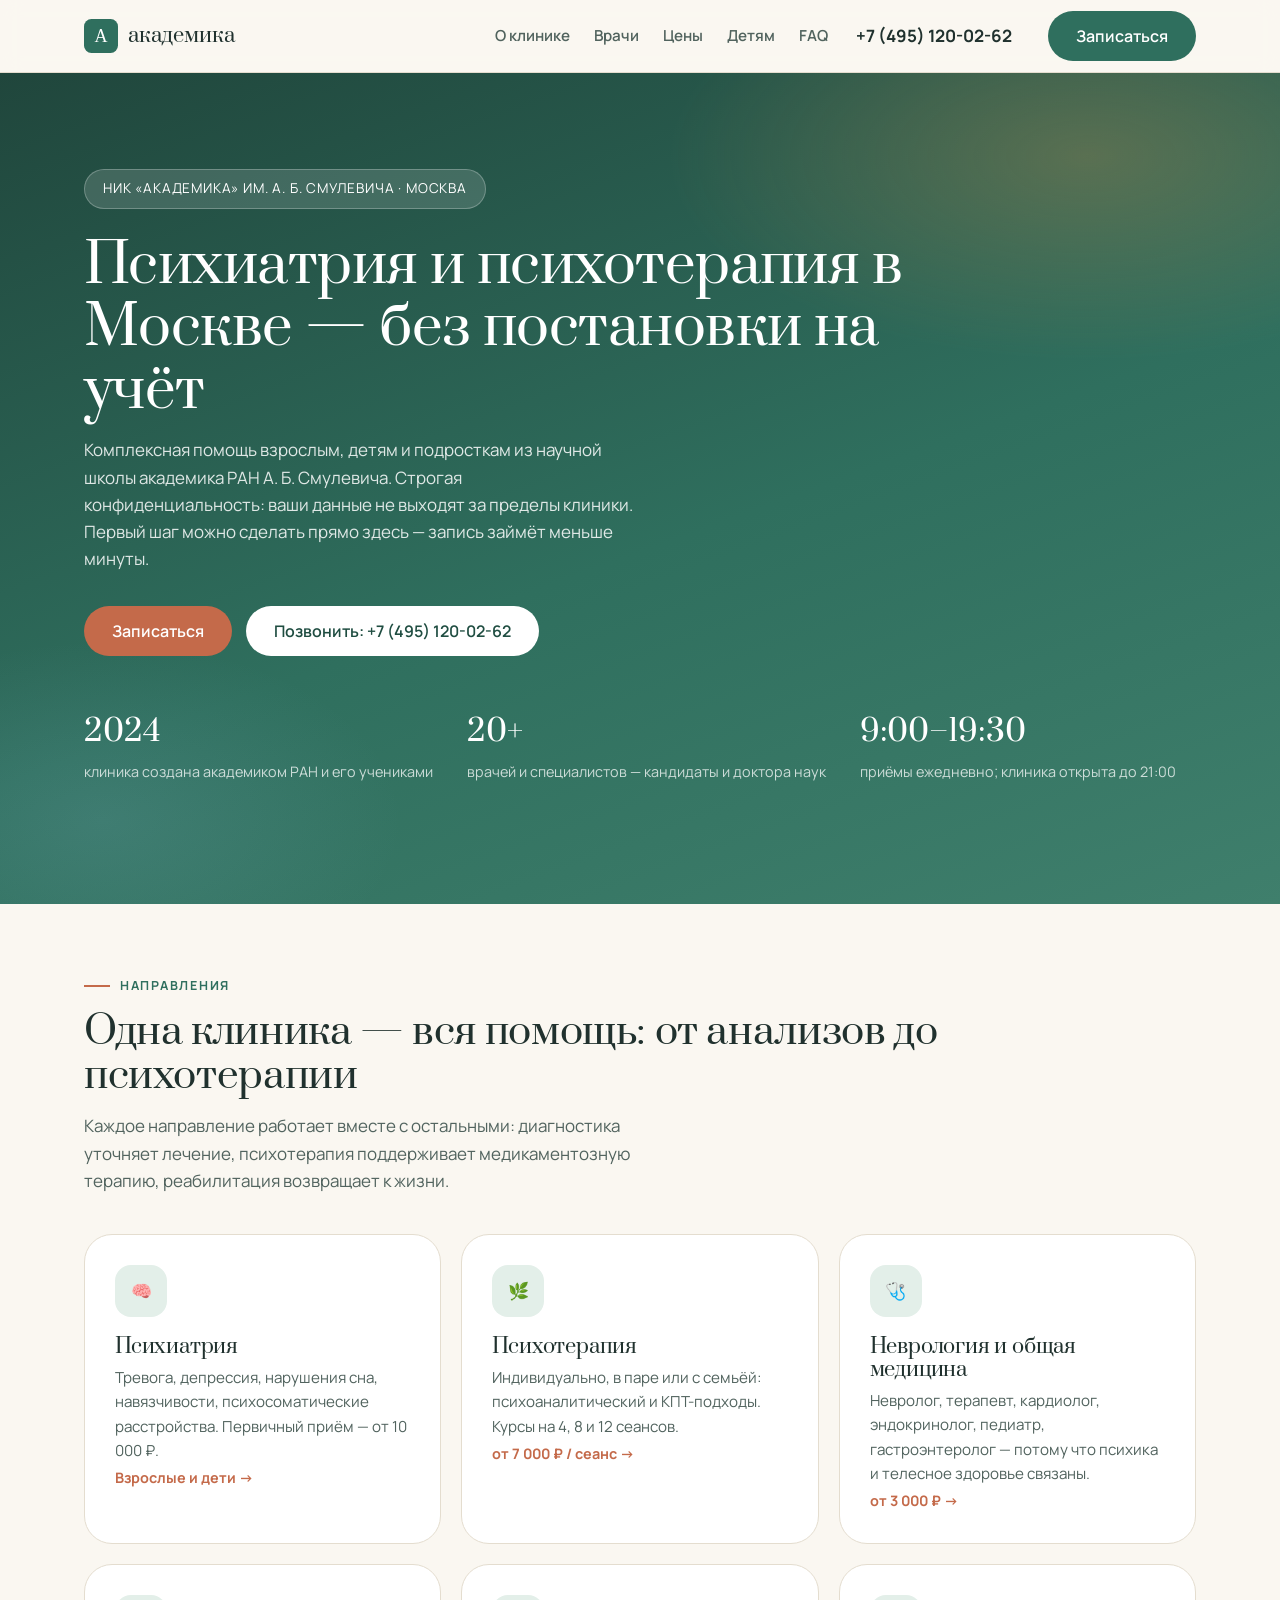
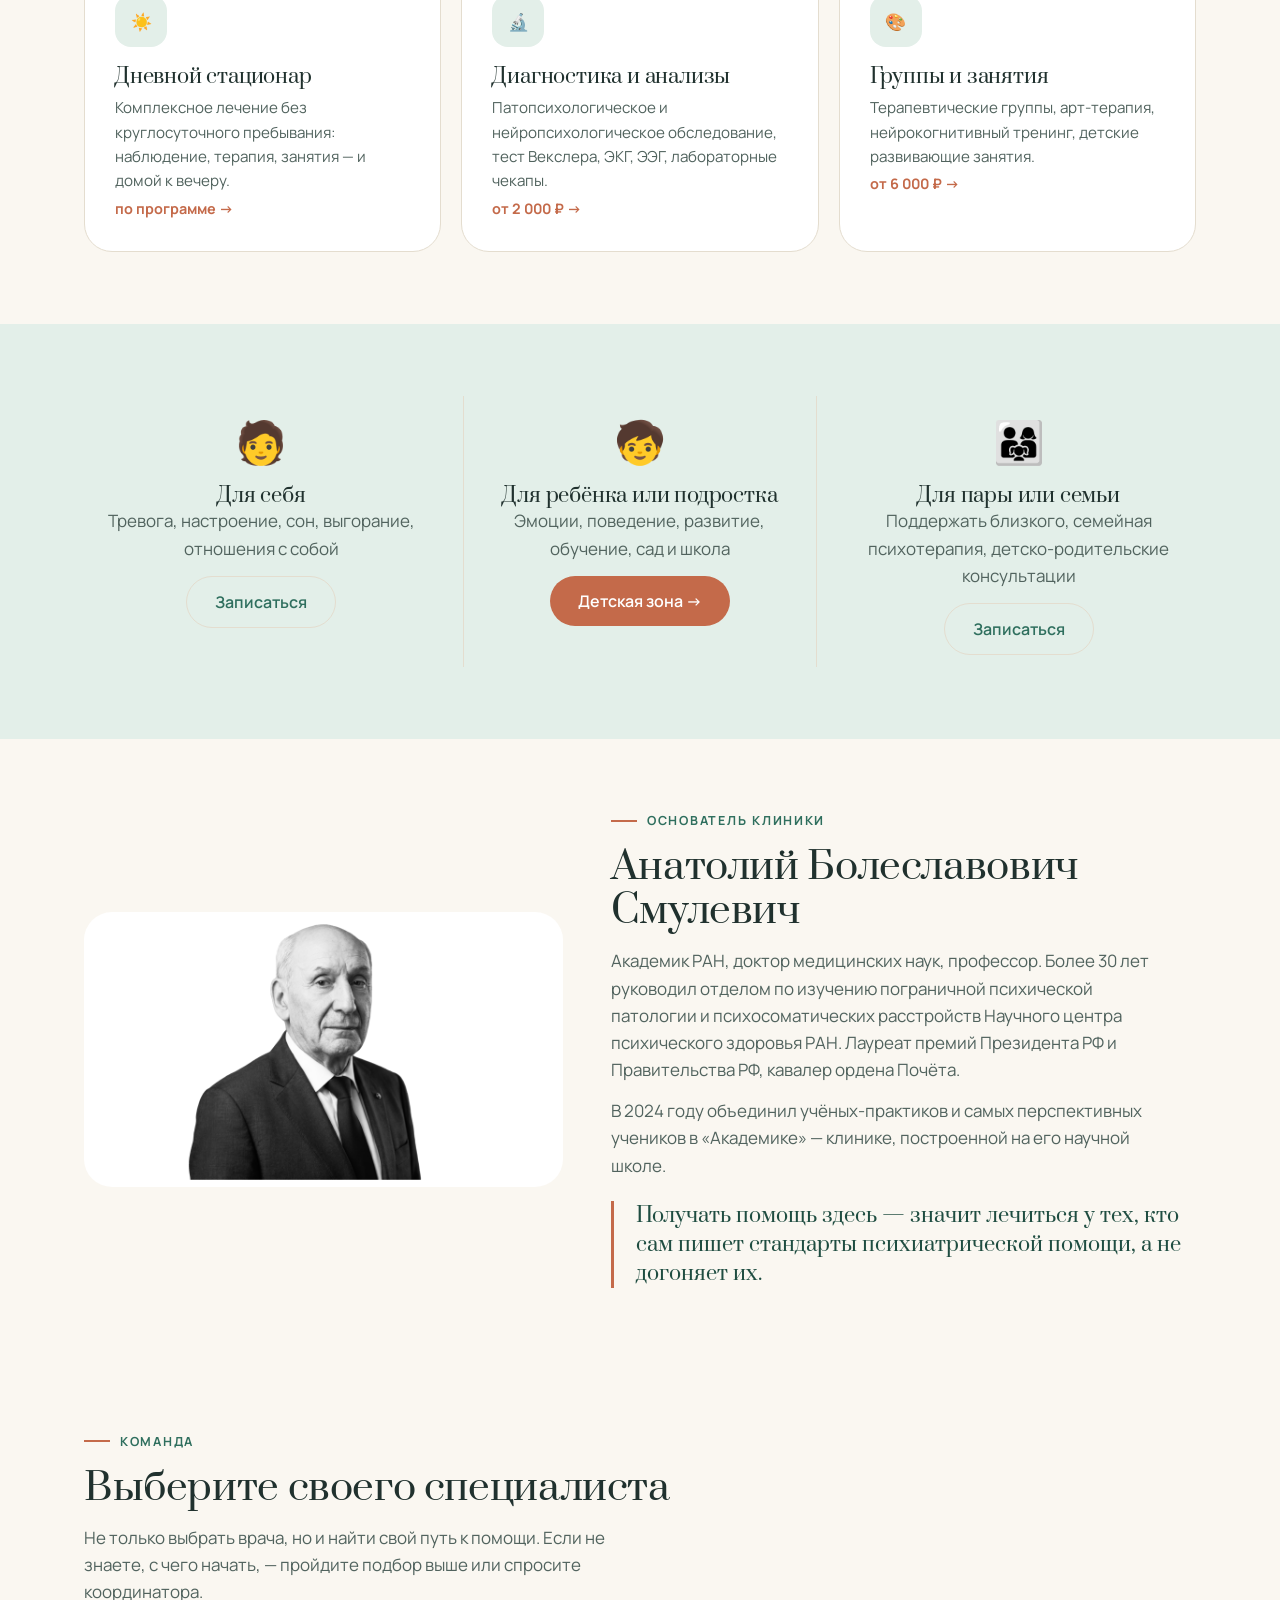
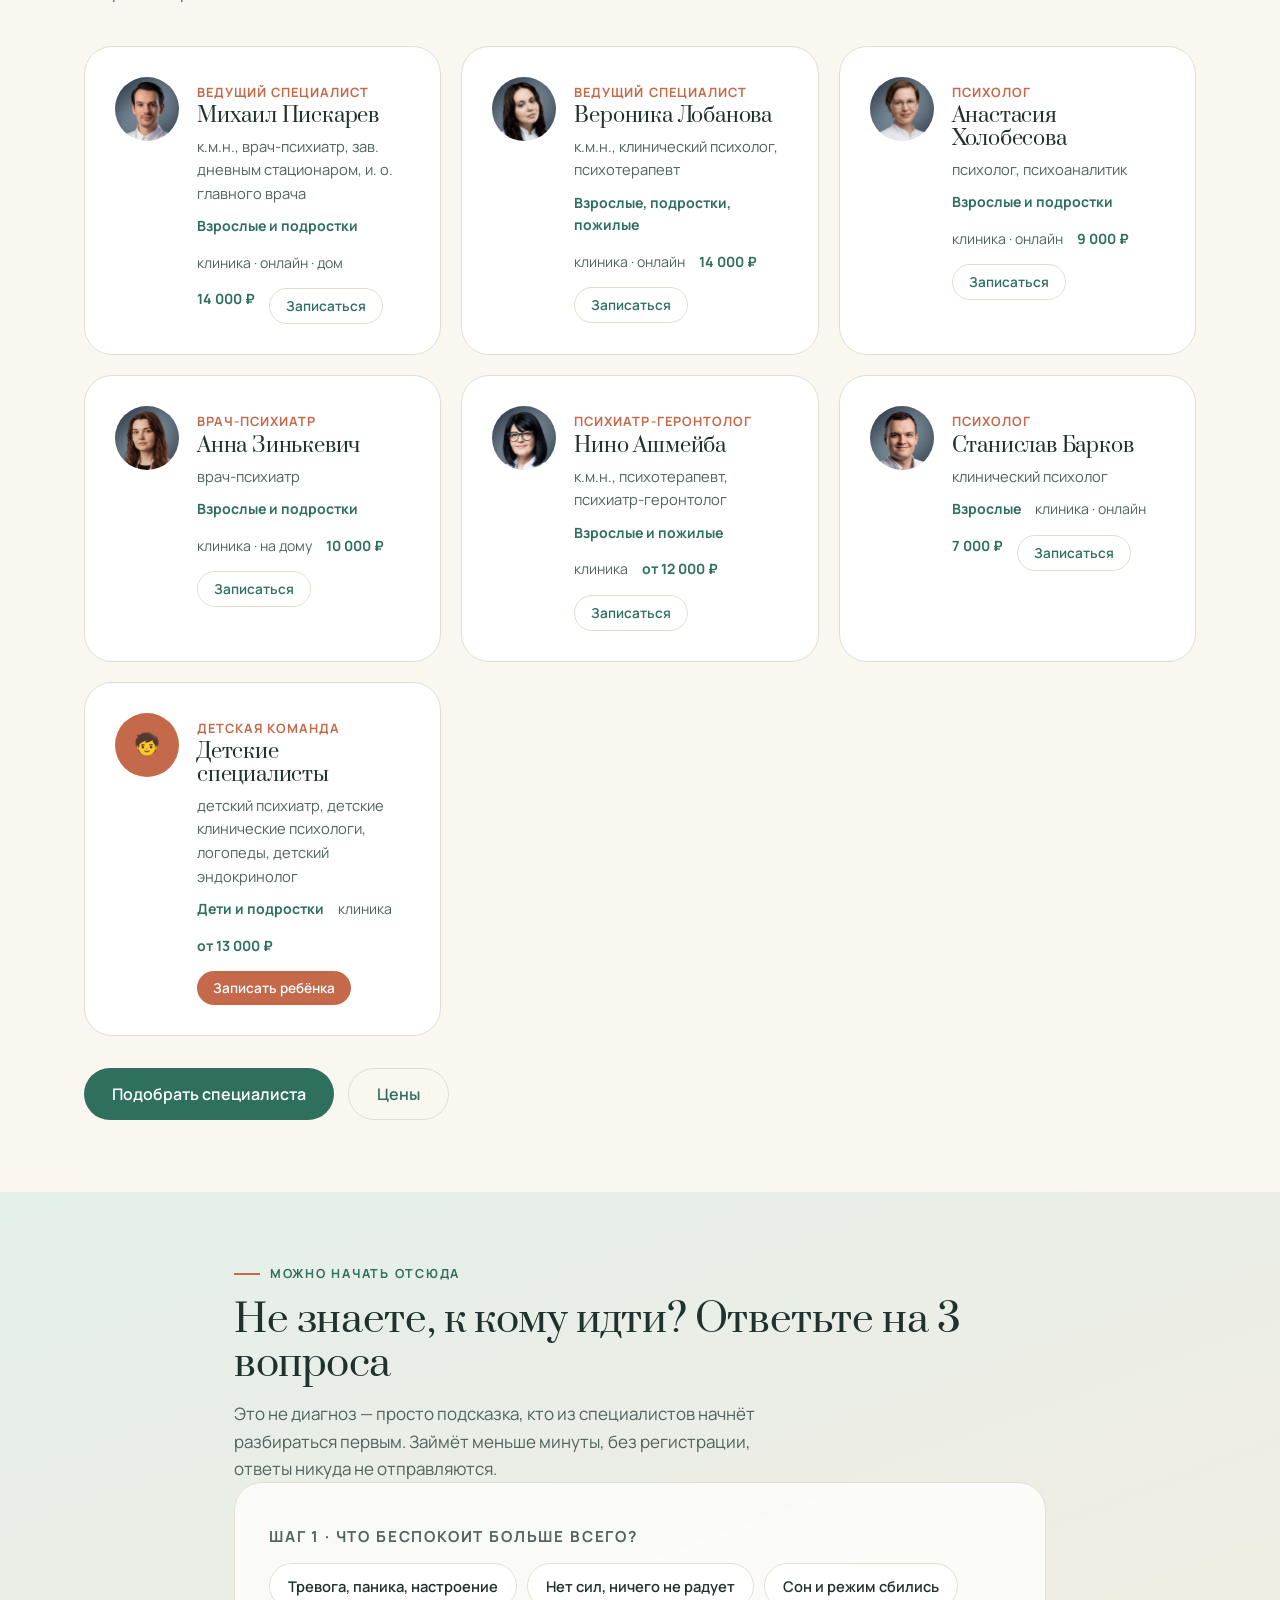
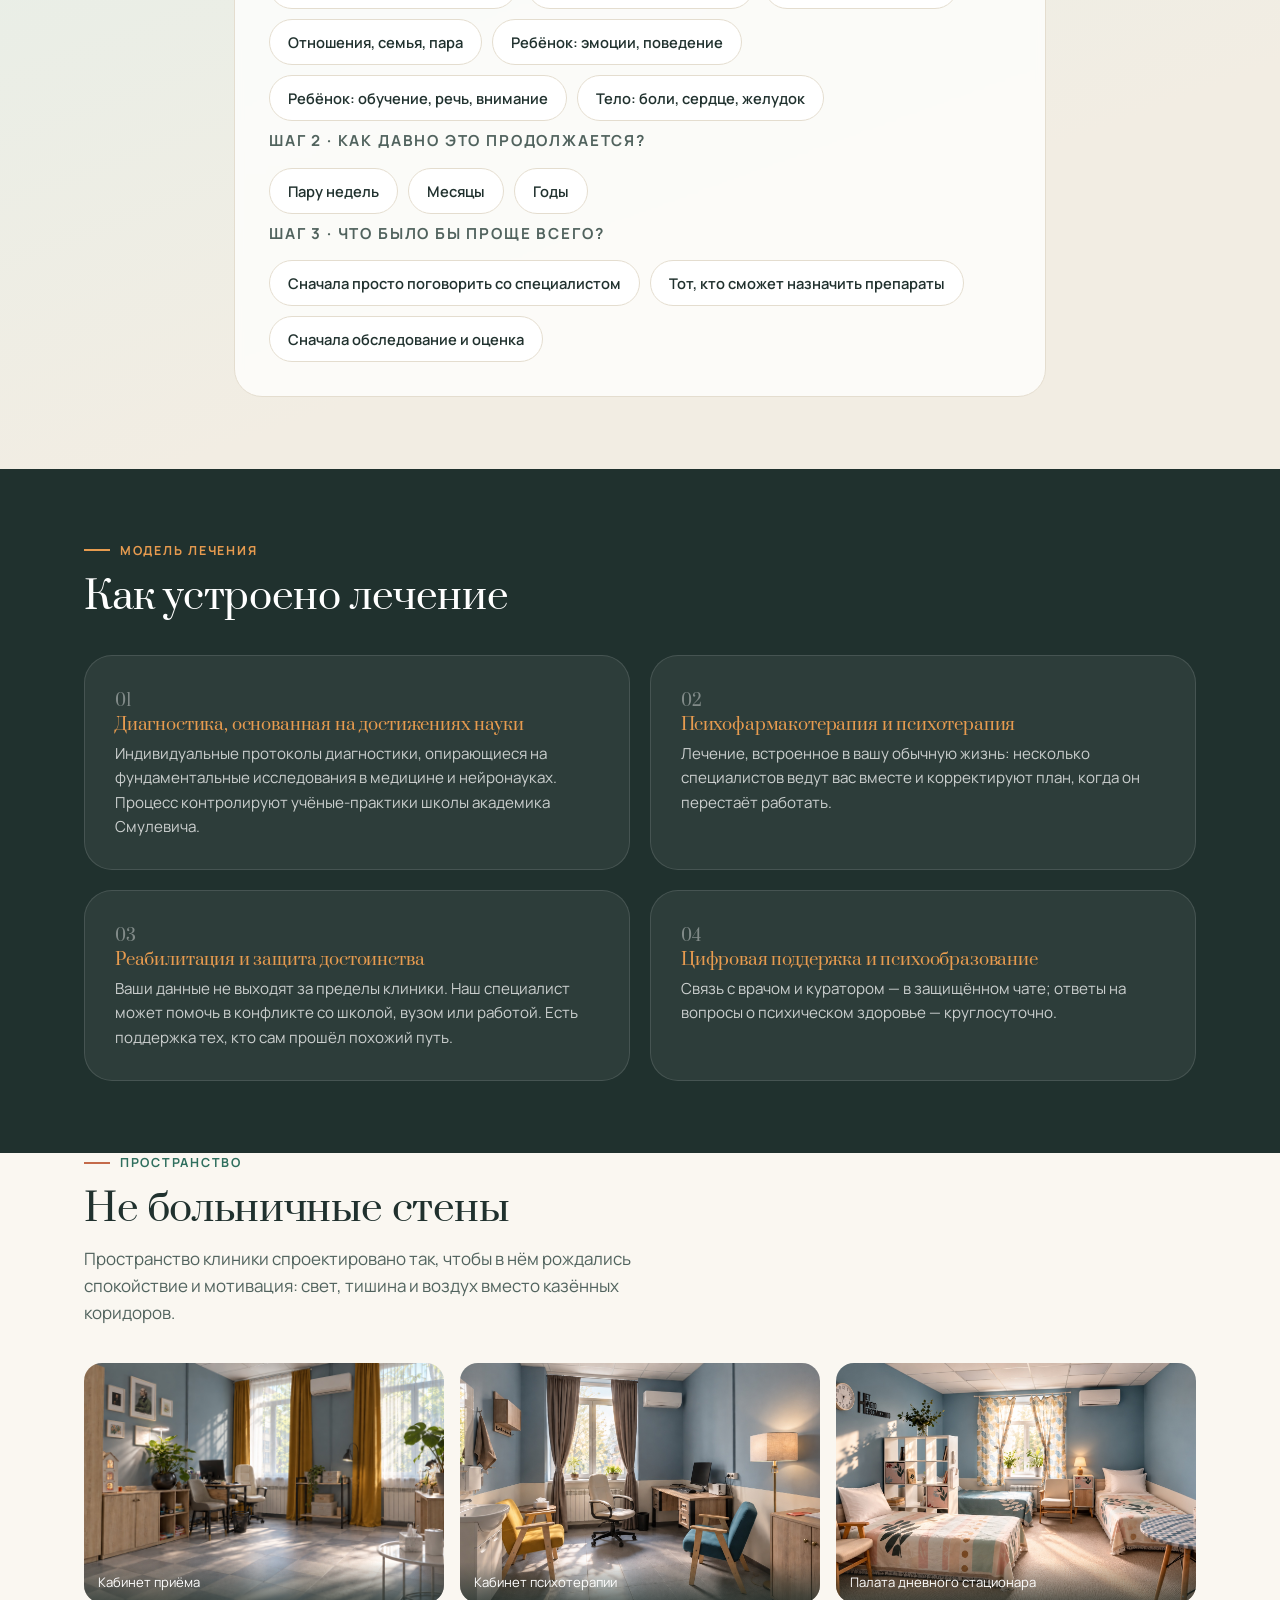
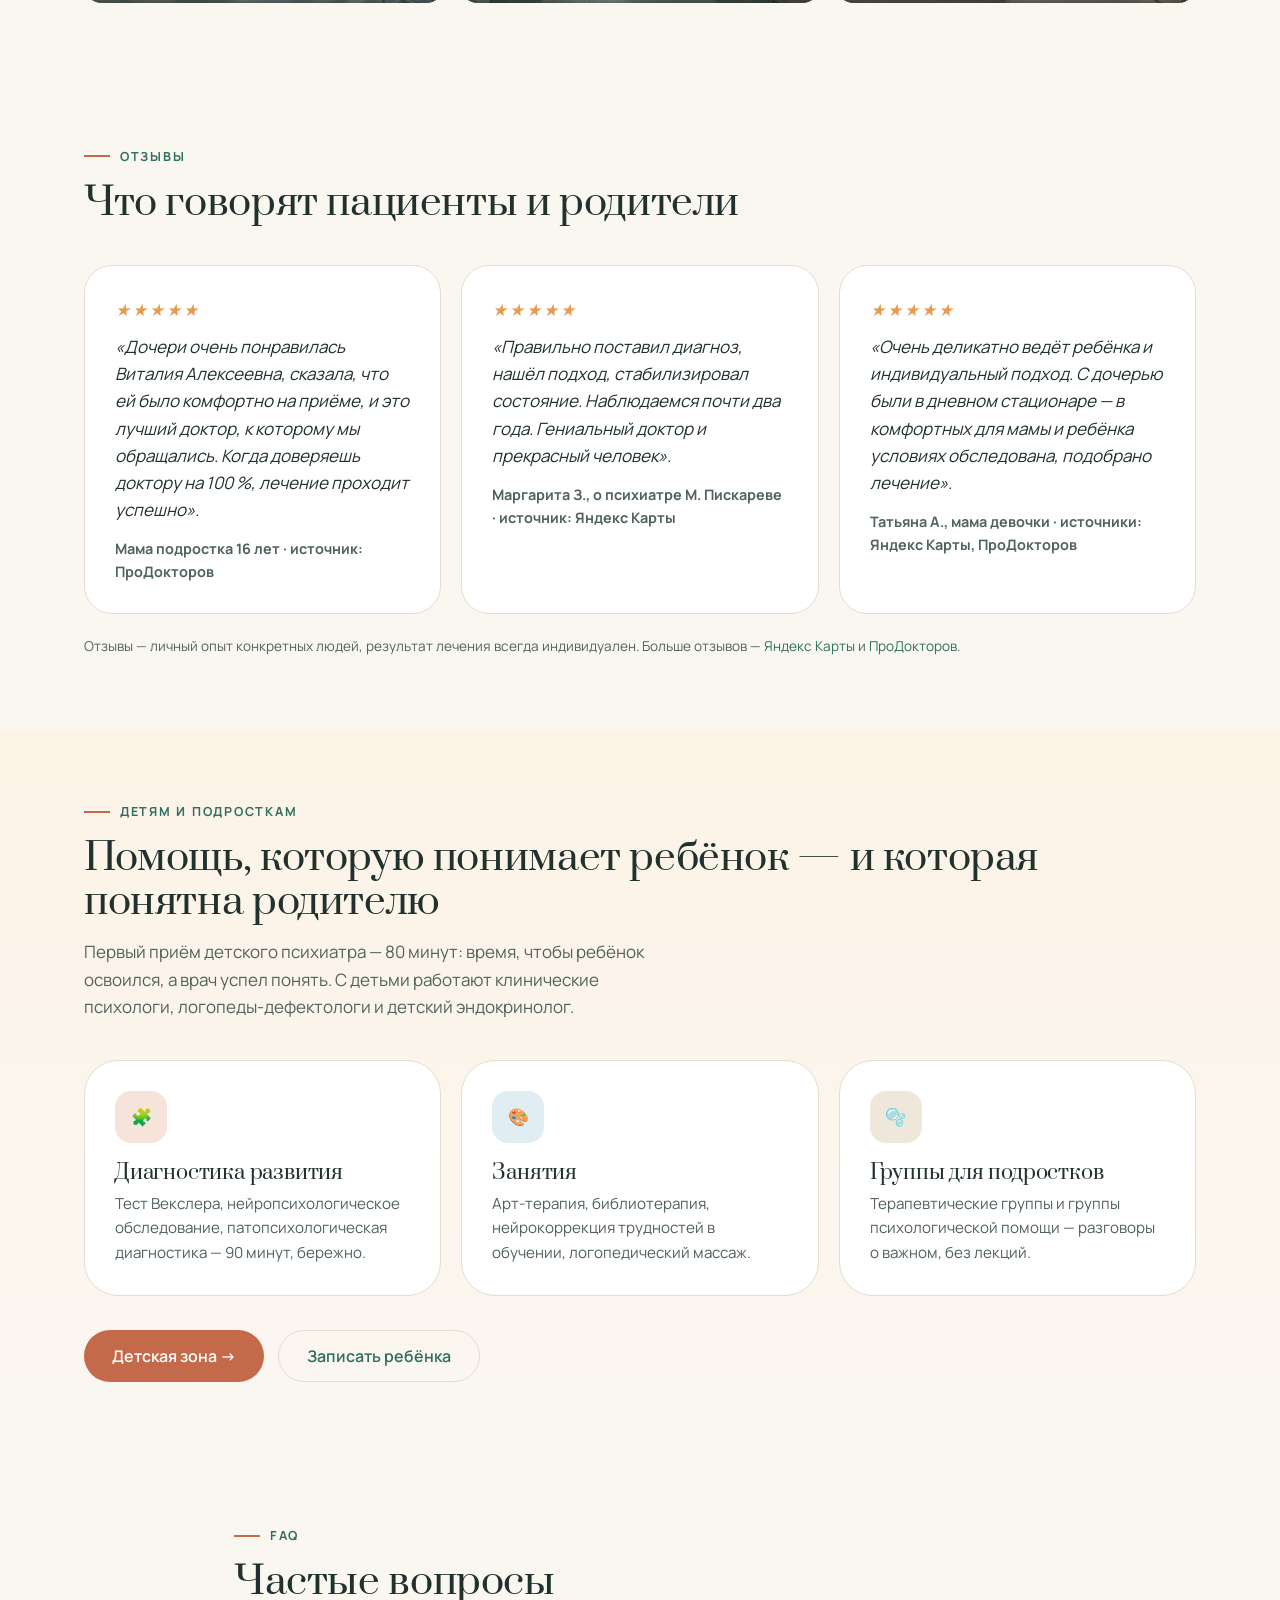
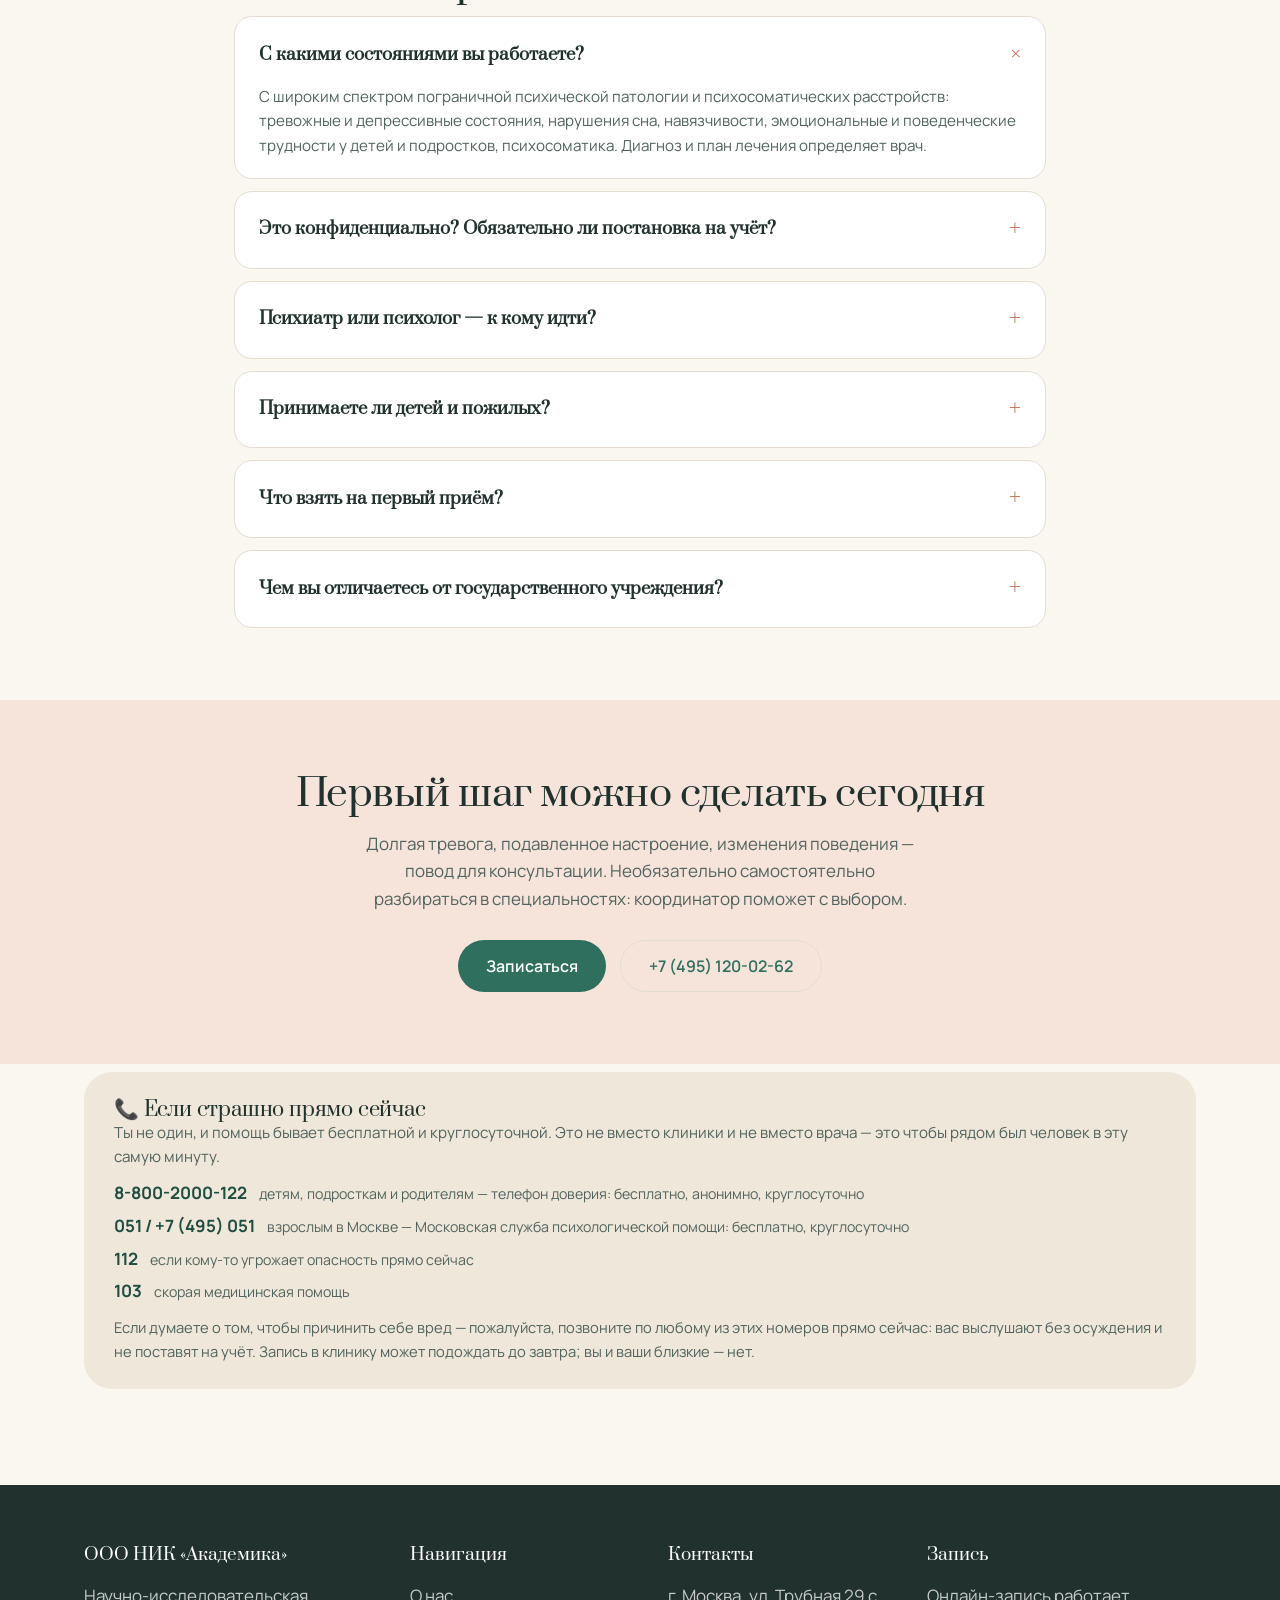
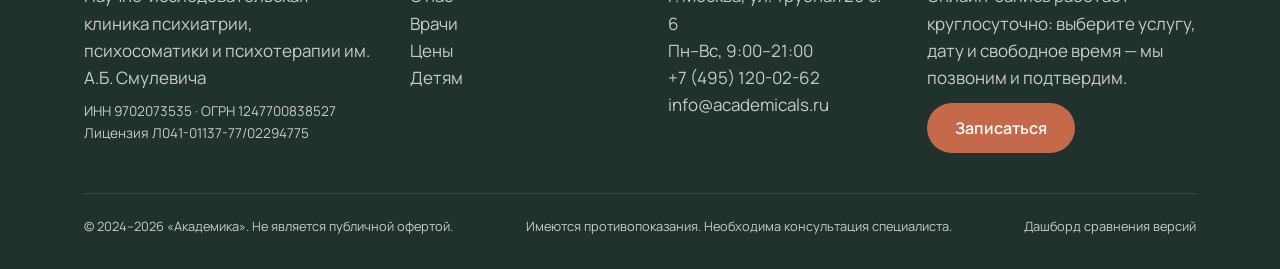
<file: docs/index.html>
<!doctype html>
<html lang="ru">
<head>
<meta charset="utf-8">
<meta name="viewport" content="width=device-width,initial-scale=1">
<meta name="claude:viewport-fit-sides" content="cover">
<title>Академика — психиатр и психотерапевт в Москве: запись онлайн</title>
<meta name="description" content="Клиника «Академика» им. А. Б. Смулевича: психиатр, психотерапевт, психолог, невролог в Москве. Приём без постановки на учёт, помощь детям и подросткам, онлайн-запись на свободное время.">
<meta name="theme-color" content="#2f6f5e">
<link rel="canonical" href="https://academicals.ru/">
<meta property="og:type" content="website">
<meta property="og:locale" content="ru_RU">
<meta property="og:site_name" content="Академика">
<meta property="og:title" content="Академика — психиатр и психотерапевт в Москве: запись онлайн">
<meta property="og:description" content="Клиника «Академика» им. А. Б. Смулевича: психиатр, психотерапевт, психолог, невролог в Москве. Приём без постановки на учёт, помощь детям и подросткам, онлайн-запись на свободное время.">
<meta property="og:url" content="https://academicals.ru/">
<meta property="og:image" content="https://academicals.ru/img/interior-cabinet.jpg">
<meta name="twitter:card" content="summary_large_image">
<link rel="icon" href="data:image/svg+xml,&lt;svg xmlns='http://www.w3.org/2000/svg' viewBox='0 0 64 64'&gt;&lt;rect width='64' height='64' rx='14' fill='%232f6f5e'/&gt;&lt;text x='32' y='44' font-size='34' text-anchor='middle' fill='%23fff' font-family='Georgia'&gt;А&lt;/text&gt;&lt;/svg&gt;">
<link rel="preconnect" href="https://fonts.googleapis.com">
<link rel="preconnect" href="https://fonts.gstatic.com" crossorigin>
<link href="https://fonts.googleapis.com/css2?family=Prata&family=Manrope:wght@400;500;600;700;800&display=swap" rel="stylesheet">
<link rel="stylesheet" href="css/style.css">
<script type="application/ld+json">
{
  "@context": "https://schema.org",
  "@type": "MedicalClinic",
  "name": "НИК «Академика» — клиника психиатрии, психосоматики и психотерапии им. А. Б. Смулевича",
  "url": "https://academicals.ru/",
  "telephone": "+7 (495) 120-02-62",
  "email": "info@academicals.ru",
  "address": {
    "@type": "PostalAddress",
    "streetAddress": "ул. Трубная, 29, стр. 6",
    "addressLocality": "Москва",
    "postalCode": "127051",
    "addressCountry": "RU"
  },
  "openingHoursSpecification": [{
    "@type": "OpeningHoursSpecification",
    "dayOfWeek": ["Monday","Tuesday","Wednesday","Thursday","Friday","Saturday","Sunday"],
    "opens": "09:00",
    "closes": "19:30"
  }],
  "medicalSpecialty": ["Psychiatric"],
  "priceRange": "от 3 000 ₽ до 150 000 ₽"
}
</script>
<script type="application/ld+json">
{
  "@context": "https://schema.org",
  "@type": "FAQPage",
  "mainEntity": [
    {"@type": "Question","name": "Лечение конфиденциально? Обязательно ли постановка на учёт?",
     "acceptedAnswer": {"@type": "Answer","text": "Лечим без постановки на учёт. Данные хранятся с усиленными протоколами защиты; сведения о здоровье охраняются врачебной тайной."}},
    {"@type": "Question","name": "Психиатр или психолог — к кому идти?",
     "acceptedAnswer": {"@type": "Answer","text": "Психиатр — врач: оценивает состояние и при необходимости назначает медикаментозное лечение. Психолог и психотерапевт работают с переживаниями, поведением и отношениями. Координатор поможет с выбором."}},
    {"@type": "Question","name": "Принимаете ли детей и пожилых?",
     "acceptedAnswer": {"@type": "Answer","text": "Да: детский психиатр, детские клинические психологи, логопедия, нейрокоррекция; для взрослых — психиатр-геронтолог и чекапы с учётом возрастных изменений."}},
    {"@type": "Question","name": "Что взять на первый приём?",
     "acceptedAnswer": {"@type": "Answer","text": "Паспорт и СНИЛС; для ребёнка договор заключает родитель или законный представитель. Полезны прежние заключения и список принимаемых препаратов."}},
    {"@type": "Question","name": "Чем частная клиника отличается от государственной?",
     "acceptedAnswer": {"@type": "Answer","text": "Научная школа академика Смулевича, комплексные программы восстановления, персональная курация и строгая конфиденциальность — без постановки на учёт."}}
  ]
}
</script>
</head>
<body>

<header class="site">
  <div class="wrap nav">
    <a class="logo" href="index.html">
      <svg width="34" height="34" viewBox="0 0 64 64"><rect width="64" height="64" rx="14" fill="#2f6f5e"/><text x="32" y="44" font-size="34" text-anchor="middle" fill="#fff" font-family="Georgia">А</text></svg>
      академика
    </a>
    <nav class="nav-links">
      <a href="index.html">О клинике</a>
      <a href="#doctors">Врачи</a>
      <a href="price.html">Цены</a>
      <a href="kids.html">Детям</a>
      <a href="#faq">FAQ</a>
    </nav>
    <span class="nav-phone">+7 (495) 120-02-62</span>
    <button class="btn btn-primary site-head-cta" data-book style="margin-left:8px">Записаться</button>
    <button class="burger" aria-label="Меню">
      <svg width="26" height="26" viewBox="0 0 24 24" fill="none" stroke="#20312e" stroke-width="2"><path d="M3 6h18M3 12h18M3 18h18"/></svg>
    </button>
  </div>
</header>
<main>

<!-- HERO -->
<section class="hero">
  <div class="wrap">
    <span class="tag">НИК «Академика» им. А. Б. Смулевича · Москва</span>
    <h1>Психиатрия и психотерапия в Москве — без постановки на учёт</h1>
    <p class="lede">Комплексная помощь взрослым, детям и подросткам из научной школы академика РАН А. Б. Смулевича. Строгая конфиденциальность: ваши данные не выходят за пределы клиники. Первый шаг можно сделать прямо здесь — запись займёт меньше минуты.</p>
    <div class="hero-actions">
      <button class="btn btn-terra" data-book>Записаться</button>
      <a class="btn btn-light" href="tel:+74951200262">Позвонить: +7 (495) 120-02-62</a>
    </div>
    <div class="hero-facts">
      <div><b>2024</b><span>клиника создана академиком РАН и его учениками</span></div>
      <div><b>20+</b><span>врачей и специалистов — кандидаты и доктора наук</span></div>
      <div><b>9:00–19:30</b><span>приёмы ежедневно; клиника открыта до 21:00</span></div>
    </div>
  </div>
</section>

<!-- НАПРАВЛЕНИЯ -->
<section id="services">
  <div class="wrap">
    <p class="eyebrow">Направления</p>
    <h2>Одна клиника — вся помощь: от анализов до психотерапии</h2>
    <p class="lede">Каждое направление работает вместе с остальными: диагностика уточняет лечение, психотерапия поддерживает медикаментозную терапию, реабилитация возвращает к жизни.</p>
    <div class="cards grid-3">
      <div class="card"><div class="ico">🧠</div><h3>Психиатрия</h3><p>Тревога, депрессия, нарушения сна, навязчивости, психосоматические расстройства. Первичный приём — от 10 000 ₽.</p><span class="price-hint">Взрослые и дети →</span></div>
      <div class="card"><div class="ico">🌿</div><h3>Психотерапия</h3><p>Индивидуально, в паре или с семьёй: психоаналитический и КПТ-подходы. Курсы на 4, 8 и 12 сеансов.</p><span class="price-hint">от 7 000 ₽ / сеанс →</span></div>
      <div class="card"><div class="ico">🩺</div><h3>Неврология и общая медицина</h3><p>Невролог, терапевт, кардиолог, эндокринолог, педиатр, гастроэнтеролог — потому что психика и телесное здоровье связаны.</p><span class="price-hint">от 3 000 ₽ →</span></div>
      <div class="card"><div class="ico">☀️</div><h3>Дневной стационар</h3><p>Комплексное лечение без круглосуточного пребывания: наблюдение, терапия, занятия — и домой к вечеру.</p><span class="price-hint">по программе →</span></div>
      <div class="card"><div class="ico">🔬</div><h3>Диагностика и анализы</h3><p>Патопсихологическое и нейропсихологическое обследование, тест Векслера, ЭКГ, ЭЭГ, лабораторные чекапы.</p><span class="price-hint">от 2 000 ₽ →</span></div>
      <div class="card"><div class="ico">🎨</div><h3>Группы и занятия</h3><p>Терапевтические группы, арт-терапия, нейрокогнитивный тренинг, детские развивающие занятия.</p><span class="price-hint">от 6 000 ₽ →</span></div>
    </div>
  </div>
</section>

<!-- ВАЖНО ЗНАТЬ / для кого -->
<section style="background:var(--green-pale)">
  <div class="wrap grid-3" style="display:grid;gap:24px">
    <div style="text-align:center;padding:12px">
      <div style="font-size:2.6rem" class="floaty">🧑</div>
      <h3 style="margin-top:10px">Для себя</h3>
      <p style="color:var(--ink-soft)">Тревога, настроение, сон, выгорание, отношения с собой</p>
      <button class="btn btn-ghost" data-book style="margin-top:14px">Записаться</button>
    </div>
    <div style="text-align:center;padding:12px;border-left:1px solid var(--line);border-right:1px solid var(--line)">
      <div style="font-size:2.6rem" class="floaty d1">🧒</div>
      <h3 style="margin-top:10px">Для ребёнка или подростка</h3>
      <p style="color:var(--ink-soft)">Эмоции, поведение, развитие, обучение, сад и школа</p>
      <a class="btn btn-terra" href="kids.html" style="margin-top:14px">Детская зона →</a>
    </div>
    <div style="text-align:center;padding:12px">
      <div style="font-size:2.6rem" class="floaty d2">👨‍👩‍👧</div>
      <h3 style="margin-top:10px">Для пары или семьи</h3>
      <p style="color:var(--ink-soft)">Поддержать близкого, семейная психотерапия, детско-родительские консультации</p>
      <button class="btn btn-ghost" data-book style="margin-top:14px">Записаться</button>
    </div>
  </div>
</section>

<!-- ОСНОВАТЕЛЬ -->
<section>
  <div class="wrap founder">
    <div class="ph">
      <img src="img/founder-portrait.png" alt="Анатолий Болеславович Смулевич" loading="lazy">
    </div>
    <div>
      <p class="eyebrow">Основатель клиники</p>
      <h2>Анатолий Болеславович Смулевич</h2>
      <p class="lede">Академик РАН, доктор медицинских наук, профессор. Более 30 лет руководил отделом по изучению пограничной психической патологии и психосоматических расстройств Научного центра психического здоровья РАН. Лауреат премий Президента РФ и Правительства РФ, кавалер ордена Почёта.</p>
      <p class="lede">В 2024 году объединил учёных-практиков и самых перспективных учеников в «Академике» — клинике, построенной на его научной школе.</p>
      <blockquote>Получать помощь здесь — значит лечиться у тех, кто сам пишет стандарты психиатрической помощи, а не догоняет их.</blockquote>
    </div>
  </div>
</section>

<!-- ВРАЧИ -->
<section id="doctors">
  <div class="wrap">
    <p class="eyebrow">Команда</p>
    <h2>Выберите своего специалиста</h2>
    <p class="lede">Не только выбрать врача, но и найти свой путь к помощи. Если не знаете, с чего начать, — пройдите подбор выше или спросите координатора.</p>
    <div class="cards grid-3">
      <div class="card doc">
        <div class="ava"><img src="img/piskarev.webp" alt="Пискарев Михаил Валерьевич"></div>
        <div><span class="role">Ведущий специалист</span><h3>Михаил Пискарев</h3><p class="creds">к.м.н., врач-психиатр, зав. дневным стационаром, и. о. главного врача</p>
        <div class="meta"><b>Взрослые и подростки</b><span>клиника · онлайн · дом</span><b>14 000 ₽</b><button class="btn btn-ghost" style="padding:8px 16px;font-size:.85rem" data-book data-doctor-pref="Пискарев Михаил Валерьевич — психиатр">Записаться</button></div></div>
      </div>
      <div class="card doc">
        <div class="ava"><img src="img/lobanova.webp" alt="Лобанова Вероника Маратовна"></div>
        <div><span class="role">Ведущий специалист</span><h3>Вероника Лобанова</h3><p class="creds">к.м.н., клинический психолог, психотерапевт</p>
        <div class="meta"><b>Взрослые, подростки, пожилые</b><span>клиника · онлайн</span><b>14 000 ₽</b><button class="btn btn-ghost" style="padding:8px 16px;font-size:.85rem" data-book data-doctor-pref="Лобанова Вероника Маратовна — клинический психолог">Записаться</button></div></div>
      </div>
      <div class="card doc">
        <div class="ava"><img src="img/holobesova.webp" alt="Холобесова Анастасия Вячеславовна"></div>
        <div><span class="role">Психолог</span><h3>Анастасия Холобесова</h3><p class="creds">психолог, психоаналитик</p>
        <div class="meta"><b>Взрослые и подростки</b><span>клиника · онлайн</span><b>9 000 ₽</b><button class="btn btn-ghost" style="padding:8px 16px;font-size:.85rem" data-book data-doctor-pref="Холобесова Анастасия Вячеславовна — психоаналитик">Записаться</button></div></div>
      </div>
      <div class="card doc">
        <div class="ava"><img src="img/zinkevich.png" alt="Зинькевич Анна Сергеевна"></div>
        <div><span class="role">Врач-психиатр</span><h3>Анна Зинькевич</h3><p class="creds">врач-психиатр</p>
        <div class="meta"><b>Взрослые и подростки</b><span>клиника · на дому</span><b>10 000 ₽</b><button class="btn btn-ghost" style="padding:8px 16px;font-size:.85rem" data-book data-doctor-pref="Зинькевич Анна Сергеевна — психиатр">Записаться</button></div></div>
      </div>
      <div class="card doc">
        <div class="ava"><img src="img/ashmejba.webp" alt="Ашмейба Нино Анатольевна"></div>
        <div><span class="role">Психиатр-геронтолог</span><h3>Нино Ашмейба</h3><p class="creds">к.м.н., психотерапевт, психиатр-геронтолог</p>
        <div class="meta"><b>Взрослые и пожилые</b><span>клиника</span><b>от 12 000 ₽</b><button class="btn btn-ghost" style="padding:8px 16px;font-size:.85rem" data-book data-doctor-pref="Ашмейба Нино Анатольевна — психиатр-геронтолог">Записаться</button></div></div>
      </div>
      <div class="card doc">
        <div class="ava"><img src="img/barkov.webp" alt="Барков Станислав Сергеевич"></div>
        <div><span class="role">Психолог</span><h3>Станислав Барков</h3><p class="creds">клинический психолог</p>
        <div class="meta"><b>Взрослые</b><span>клиника · онлайн</span><b>7 000 ₽</b><button class="btn btn-ghost" style="padding:8px 16px;font-size:.85rem" data-book data-doctor-pref="Барков Станислав Сергеевич — клинический психолог">Записаться</button></div></div>
      </div>
      <div class="card doc">
        <div class="ava" style="background:var(--terra)">🧒</div>
        <div><span class="role">Детская команда</span><h3>Детские специалисты</h3><p class="creds">детский психиатр, детские клинические психологи, логопеды, детский эндокринолог</p>
        <div class="meta"><b>Дети и подростки</b><span>клиника</span><b>от 13 000 ₽</b><button class="btn btn-terra" style="padding:8px 16px;font-size:.85rem" data-book="kid">Записать ребёнка</button></div></div>
      </div>
    </div>
    <div style="margin-top:32px;display:flex;gap:14px;flex-wrap:wrap">
      <a class="btn btn-primary" href="#quiz">Подобрать специалиста</a>
      <a class="btn btn-ghost" href="price.html">Цены</a>
    </div>
  </div>
</section>

<!-- ПОДБОР СПЕЦИАЛИСТА -->
<section class="quiz" id="quiz">
  <div class="wrap" style="max-width:860px">
    <p class="eyebrow">Можно начать отсюда</p>
    <h2>Не знаете, к кому идти? Ответьте на 3 вопроса</h2>
    <p class="lede">Это не диагноз — просто подсказка, кто из специалистов начнёт разбираться первым. Займёт меньше минуты, без регистрации, ответы никуда не отправляются.</p>
    <div class="card" style="padding:34px">
      <p class="q-step">Шаг 1 · Что беспокоит больше всего?</p>
      <div class="q-opts" data-q="1">
        <button data-r="psi">Тревога, паника, настроение</button>
        <button data-r="burn">Нет сил, ничего не радует</button>
        <button data-r="sleep">Сон и режим сбились</button>
        <button data-r="fam">Отношения, семья, пара</button>
        <button data-r="kid-emo">Ребёнок: эмоции, поведение</button>
        <button data-r="kid-learn">Ребёнок: обучение, речь, внимание</button>
        <button data-r="body">Тело: боли, сердце, желудок</button>
      </div>
      <p class="q-step">Шаг 2 · Как давно это продолжается?</p>
      <div class="q-opts" data-q="2">
        <button data-r="recent">Пару недель</button>
        <button data-r="months">Месяцы</button>
        <button data-r="years">Годы</button>
      </div>
      <p class="q-step">Шаг 3 · Что было бы проще всего?</p>
      <div class="q-opts" data-q="3">
        <button data-r="talk">Сначала просто поговорить со специалистом</button>
        <button data-r="meds">Тот, кто сможет назначить препараты</button>
        <button data-r="tests">Сначала обследование и оценка</button>
      </div>
      <div class="q-result" id="q-result">
        <div class="card">
          <p style="font-weight:600;margin-bottom:10px">Это подсказка, а не диагноз: направление подтверждает врач на приёме.</p>
          <span class="badge" id="qr-badge">Рекомендация</span>
          <h3 id="qr-title"></h3>
          <p id="qr-text" style="color:var(--ink-soft);margin-top:8px"></p>
          <div style="margin-top:18px;display:flex;gap:12px;flex-wrap:wrap">
            <button class="btn btn-primary" id="qr-book">Записаться</button>
            <button class="btn btn-ghost" id="qr-again">Пройти заново</button>
            <a class="btn btn-ghost" href="tel:+74951200262">Сначала спросить координатора</a>
          </div>
          <p style="font-size:.78rem;color:var(--ink-soft);margin-top:14px">Это не диагноз и не заменяет консультацию: врач на приёме подтвердит направление помощи.</p>
        </div>
      </div>
    </div>
  </div>
</section>

<!-- МОДЕЛЬ ЛЕЧЕНИЯ -->
<section class="model">
  <div class="wrap">
    <p class="eyebrow">Модель лечения</p>
    <h2>Как устроено лечение</h2>
    <div class="cards grid-2" style="margin-top:36px">
      <div class="card"><span class="num">01</span><h3>Диагностика, основанная на достижениях науки</h3><p>Индивидуальные протоколы диагностики, опирающиеся на фундаментальные исследования в медицине и нейронауках. Процесс контролируют учёные-практики школы академика Смулевича.</p></div>
      <div class="card"><span class="num">02</span><h3>Психофармакотерапия и психотерапия</h3><p>Лечение, встроенное в вашу обычную жизнь: несколько специалистов ведут вас вместе и корректируют план, когда он перестаёт работать.</p></div>
      <div class="card"><span class="num">03</span><h3>Реабилитация и защита достоинства</h3><p>Ваши данные не выходят за пределы клиники. Наш специалист может помочь в конфликте со школой, вузом или работой. Есть поддержка тех, кто сам прошёл похожий путь.</p></div>
      <div class="card"><span class="num">04</span><h3>Цифровая поддержка и психообразование</h3><p>Связь с врачом и куратором — в защищённом чате; ответы на вопросы о психическом здоровье — круглосуточно.</p></div>
    </div>
  </div>
</section>

<!-- КЛИНИКА ИЗНУТРИ -->
<section style="padding-top:0">
  <div class="wrap">
    <p class="eyebrow">Пространство</p>
    <h2>Не больничные стены</h2>
    <p class="lede">Пространство клиники спроектировано так, чтобы в нём рождались спокойствие и мотивация: свет, тишина и воздух вместо казённых коридоров.</p>
    <div class="photo-strip">
      <figure><img src="img/interior-cabinet.jpg" alt="Кабинет врача" loading="lazy"><figcaption>Кабинет приёма</figcaption></figure>
      <figure><img src="img/interior-psychotherapy.jpg" alt="Кабинет психотерапии" loading="lazy"><figcaption>Кабинет психотерапии</figcaption></figure>
      <figure><img src="img/interior-day-hospital.jpg" alt="Палата дневного стационара" loading="lazy"><figcaption>Палата дневного стационара</figcaption></figure>
    </div>
  </div>
</section>

<!-- ОТЗЫВЫ -->
<section id="reviews">
  <div class="wrap">
    <p class="eyebrow">Отзывы</p>
    <h2>Что говорят пациенты и родители</h2>
    <div class="cards grid-3" style="margin-top:40px">
      <div class="card quote">
        <div class="stars">★★★★★</div>
        «Дочери очень понравилась Виталия Алексеевна, сказала, что ей было комфортно на приёме, и это лучший доктор, к которому мы обращались. Когда доверяешь доктору на 100 %, лечение проходит успешно».
        <div class="who">Мама подростка 16 лет · источник: ПроДокторов</div>
      </div>
      <div class="card quote">
        <div class="stars">★★★★★</div>
        «Правильно поставил диагноз, нашёл подход, стабилизировал состояние. Наблюдаемся почти два года. Гениальный доктор и прекрасный человек».
        <div class="who">Маргарита З., о психиатре М. Пискареве · источник: Яндекс Карты</div>
      </div>
      <div class="card quote">
        <div class="stars">★★★★★</div>
        «Очень деликатно ведёт ребёнка и индивидуальный подход. С дочерью были в дневном стационаре — в комфортных для мамы и ребёнка условиях обследована, подобрано лечение».
        <div class="who">Татьяна А., мама девочки · источники: Яндекс Карты, ПроДокторов</div>
      </div>
    </div>
    <p style="margin-top:22px;color:var(--ink-soft);font-size:.85rem">Отзывы — личный опыт конкретных людей, результат лечения всегда индивидуален. Больше отзывов — <a href="https://yandex.ru/maps" target="_blank" rel="noopener">Яндекс Карты</a> и <a href="https://prodoctorov.ru" target="_blank" rel="noopener">ПроДокторов</a>.</p>
  </div>
</section>

<!-- ДЕТЯМ -->
<section class="kids" id="kids">
  <div class="wrap">
    <p class="eyebrow">Детям и подросткам</p>
    <h2>Помощь, которую понимает ребёнок — и которая понятна родителю</h2>
    <p class="lede">Первый приём детского психиатра — 80 минут: время, чтобы ребёнок освоился, а врач успел понять. С детьми работают клинические психологи, логопеды-дефектологи и детский эндокринолог.</p>
    <div class="cards grid-3 kid-cards">
      <div class="card floaty"><div class="ico">🧩</div><h3>Диагностика развития</h3><p>Тест Векслера, нейропсихологическое обследование, патопсихологическая диагностика — 90 минут, бережно.</p></div>
      <div class="card floaty d1"><div class="ico">🎨</div><h3>Занятия</h3><p>Арт-терапия, библиотерапия, нейрокоррекция трудностей в обучении, логопедический массаж.</p></div>
      <div class="card floaty d2"><div class="ico">🫧</div><h3>Группы для подростков</h3><p>Терапевтические группы и группы психологической помощи — разговоры о важном, без лекций.</p></div>
    </div>
    <div style="margin-top:34px;display:flex;gap:14px;flex-wrap:wrap">
      <a class="btn btn-terra" href="kids.html">Детская зона →</a>
      <button class="btn btn-ghost" data-book="kid">Записать ребёнка</button>
    </div>
  </div>
</section>

<!-- FAQ -->
<section id="faq">
  <div class="wrap" style="max-width:860px">
    <p class="eyebrow">FAQ</p>
    <h2>Частые вопросы</h2>
    <details open><summary>С какими состояниями вы работаете?</summary><p>С широким спектром пограничной психической патологии и психосоматических расстройств: тревожные и депрессивные состояния, нарушения сна, навязчивости, эмоциональные и поведенческие трудности у детей и подростков, психосоматика. Диагноз и план лечения определяет врач.</p></details>
    <details><summary>Это конфиденциально? Обязательно ли постановка на учёт?</summary><p>Лечим без постановки на учёт. Закрытая система хранения данных с усиленными внутренними протоколами; сведения об обращении и здоровье охраняются в соответствии с законом о врачебной тайне.</p></details>
    <details><summary>Психиатр или психолог — к кому идти?</summary><p>Психиатр — врач: оценивает психическое состояние и при необходимости назначает медикаментозное лечение. Психолог и психотерапевт работают с переживаниями, поведением и отношениями; медицинское лечение не назначают. Если не знаете, с чего начать, — запишитесь, координатор поможет выбрать.</p></details>
    <details><summary>Принимаете ли детей и пожилых?</summary><p>Да. Есть детский психиатр, детские клинические психологи, логопедия, нейрокоррекция, детский эндокринолог. Для взрослых — психиатр-геронтолог и программы чекапов с учётом возрастных изменений.</p></details>
    <details><summary>Что взять на первый приём?</summary><p>Для ребёнка договор заключается на опекуна с личным присутствием. Возьмите паспорт и СНИЛС, а если есть — прежние заключения и список принимаемых препаратов. Самое главное для врача — как вы себя чувствуете.</p></details>
    <details><summary>Чем вы отличаетесь от государственного учреждения?</summary><p>Научная школа академика Смулевича, кандидаты и доктора наук, комплексные программы восстановления с вовлечением семьи, персональная курация и строгое соблюдение конфиденциальности — без постановки на учёт.</p></details>
  </div>
</section>

<!-- CTA -->
<section style="background:var(--terra-pale);text-align:center">
  <div class="wrap">
    <h2>Первый шаг можно сделать сегодня</h2>
    <p class="lede" style="margin-inline:auto">Долгая тревога, подавленное настроение, изменения поведения — повод для консультации. Необязательно самостоятельно разбираться в специальностях: координатор поможет с выбором.</p>
    <div style="margin-top:28px;display:flex;gap:14px;justify-content:center;flex-wrap:wrap">
      <button class="btn btn-primary" data-book>Записаться</button>
      <a class="btn btn-ghost" href="tel:+74951200262">+7 (495) 120-02-62</a>
    </div>
  </div>
</section>

<!-- кризисная помощь -->
<section style="padding-top:0">
  <div class="wrap">
    <div class="crisis">
      <h3>📞 Если страшно прямо сейчас</h3>
      <p>Ты не один, и помощь бывает бесплатной и круглосуточной. Это не вместо клиники и не вместо врача — это чтобы рядом был человек в эту самую минуту.</p>
      <ul>
        <li><span class="num"><a href="tel:88002000122">8-800-2000-122</a></span><small>детям, подросткам и родителям — телефон доверия: бесплатно, анонимно, круглосуточно</small></li>
        <li><span class="num"><a href="tel:+7495051">051 / +7 (495) 051</a></span><small>взрослым в Москве — Московская служба психологической помощи: бесплатно, круглосуточно</small></li>
        <li><span class="num"><a href="tel:112">112</a></span><small>если кому-то угрожает опасность прямо сейчас</small></li>
        <li><span class="num"><a href="tel:103">103</a></span><small>скорая медицинская помощь</small></li>
      </ul>
      <p class="care">Если думаете о том, чтобы причинить себе вред — пожалуйста, позвоните по любому из этих номеров прямо сейчас: вас выслушают без осуждения и не поставят на учёт. Запись в клинику может подождать до завтра; вы и ваши близкие — нет.</p>
    </div>
  </div>
</section>

</main>
<footer class="site">
  <div class="wrap">
    <div class="foot-grid">
      <div><h4>ООО НИК «Академика»</h4><p>Научно-исследовательская клиника психиатрии, психосоматики и психотерапии им. А.Б. Смулевича</p><p style="margin-top:10px;font-size:.85rem">ИНН 9702073535 · ОГРН 1247700838527<br>Лицензия Л041-01137-77/02294775</p></div>
      <div><h4>Навигация</h4><p><a href="index.html">О нас</a><br><a href="#doctors">Врачи</a><br><a href="price.html">Цены</a><br><a href="kids.html">Детям</a></p></div>
      <div><h4>Контакты</h4><p>г. Москва, ул. Трубная 29 с. 6<br>Пн–Вс, 9:00–21:00<br><a href="tel:+74951200262">+7 (495) 120-02-62</a><br><a href="mailto:info@academicals.ru">info@academicals.ru</a></p></div>
      <div><h4>Запись</h4><p>Онлайн-запись работает круглосуточно: выберите услугу, дату и свободное время — мы позвоним и подтвердим.</p><button class="btn btn-terra" data-book style="margin-top:12px">Записаться</button></div>
    </div>
    <div class="bottom"><span>© 2024–2026 «Академика». Не является публичной офертой.</span><span>Имеются противопоказания. Необходима консультация специалиста.</span><a href="dashboard.html">Дашборд сравнения версий</a></div>
  </div>
</footer>

<!-- МОДАЛЬНАЯ ЗАПИСЬ -->
<dialog id="book-modal">
  <div class="modal-head"><h3>Онлайн-запись</h3><button class="modal-close" id="book-close" aria-label="Закрыть">✕</button></div>
  <div class="stepper" aria-hidden="true"><div class="on"></div><div></div><div></div><div></div></div>
  <form class="book" id="book-form">
    <div class="form-msg" id="book-msg"></div>
    <div data-step="0" class="vis">
      <div class="fld"><label>Кому нужна помощь?</label>
        <div id="f-who" style="display:grid;gap:10px"></div></div>
    </div>

    <div data-step="1">
      <div class="fld"><label>Выберите услугу</label>
        <div id="svc-list" style="display:grid;gap:10px;max-height:320px;overflow:auto"></div>
        <div class="hint">Цены — по прайсу клиники; точную стоимость подтвердит администратор.</div></div>
    </div>

    <div data-step="2">
      <div class="fld"><label>Дата приёма</label>
        <input type="date" id="f-date" required>
        <div class="hint">Приёмы: Пн–Вс 9:00–19:30. Если в этот день всё занято — предложим ближайший.</div></div>
      <div class="fld"><label>Свободное время</label>
        <div class="slots" id="slot-list"></div></div>
    </div>

    <div data-step="3">
            <div class="fld"><label>Врач (если знаете, к кому)</label>
        <select id="f-doctor">
          <option value="">Не знаю — подберите</option>
          <option>Пискарев Михаил Валерьевич — психиатр</option>
          <option>Лобанова Вероника Маратовна — клинический психолог</option>
          <option>Холобесова Анастасия Вячеславовна — психоаналитик</option>
          <option>Зинькевич Анна Сергеевна — психиатр</option>
          <option>Ашмейба Нино Анатольевна — психиатр-геронтолог</option>
          <option>Барков Станислав Сергеевич — клинический психолог</option>
        </select></div>
<div class="fld"><label>Ваше имя <span style="color:var(--terra)">*</span></label><input id="f-name" required placeholder="Как к вам обращаться"></div>
      <div class="row2">
        <div class="fld"><label>Телефон <span style="color:var(--terra)">*</span></label><input id="f-phone" required type="tel" placeholder="+7 ___ ___ __ __"></div>
        <div class="fld"><label>E-mail (для подтверждения)</label><input id="f-email" type="email" placeholder="you@example.com"></div>
      </div>
      <div class="fld"><label>Комментарий врачу</label><textarea id="f-comment" rows="3" placeholder="Коротко о запросе (по желанию)"></textarea></div>
      <div class="fld consent"><input type="checkbox" id="f-consent" required>
        <label for="f-consent" style="font-weight:500">Согласен(а) на обработку персональных данных в целях записи. Данные защищены врачебной тайной и используются только для организации приёма.</label></div>
      <button class="btn btn-primary" type="submit" style="justify-content:center">Записаться</button>
    </div>
  </form>
  <div class="modal-foot"><button class="btn btn-ghost" type="button" data-back>← Назад</button><span style="color:var(--ink-soft);font-size:.82rem;align-self:center">Шаг <span id="step-now">1</span> из 4</span></div>
</dialog>

<div class="mob-cta"><button class="btn btn-primary" data-book>Записаться</button><a class="btn btn-terra" href="tel:+74951200262">Позвонить</a></div><script src="js/app.js"></script>
</body>
</html>
</file>
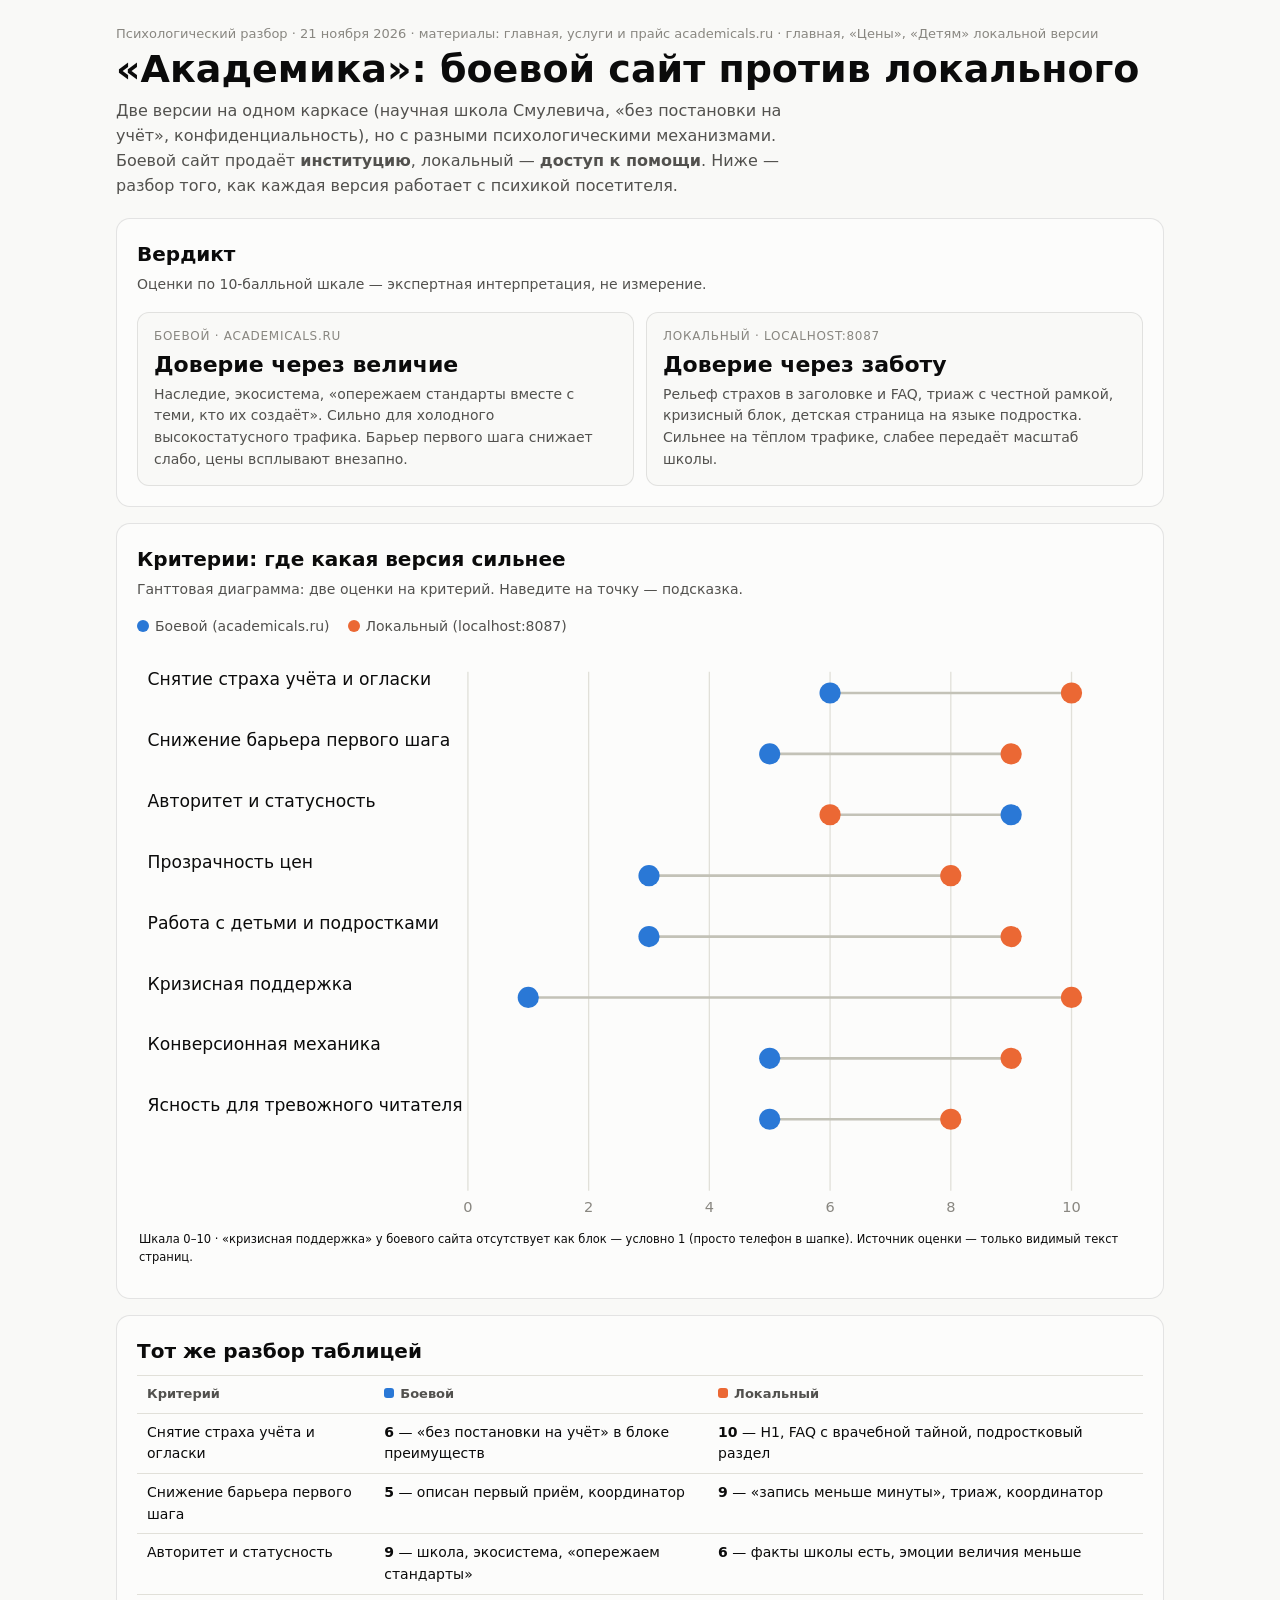
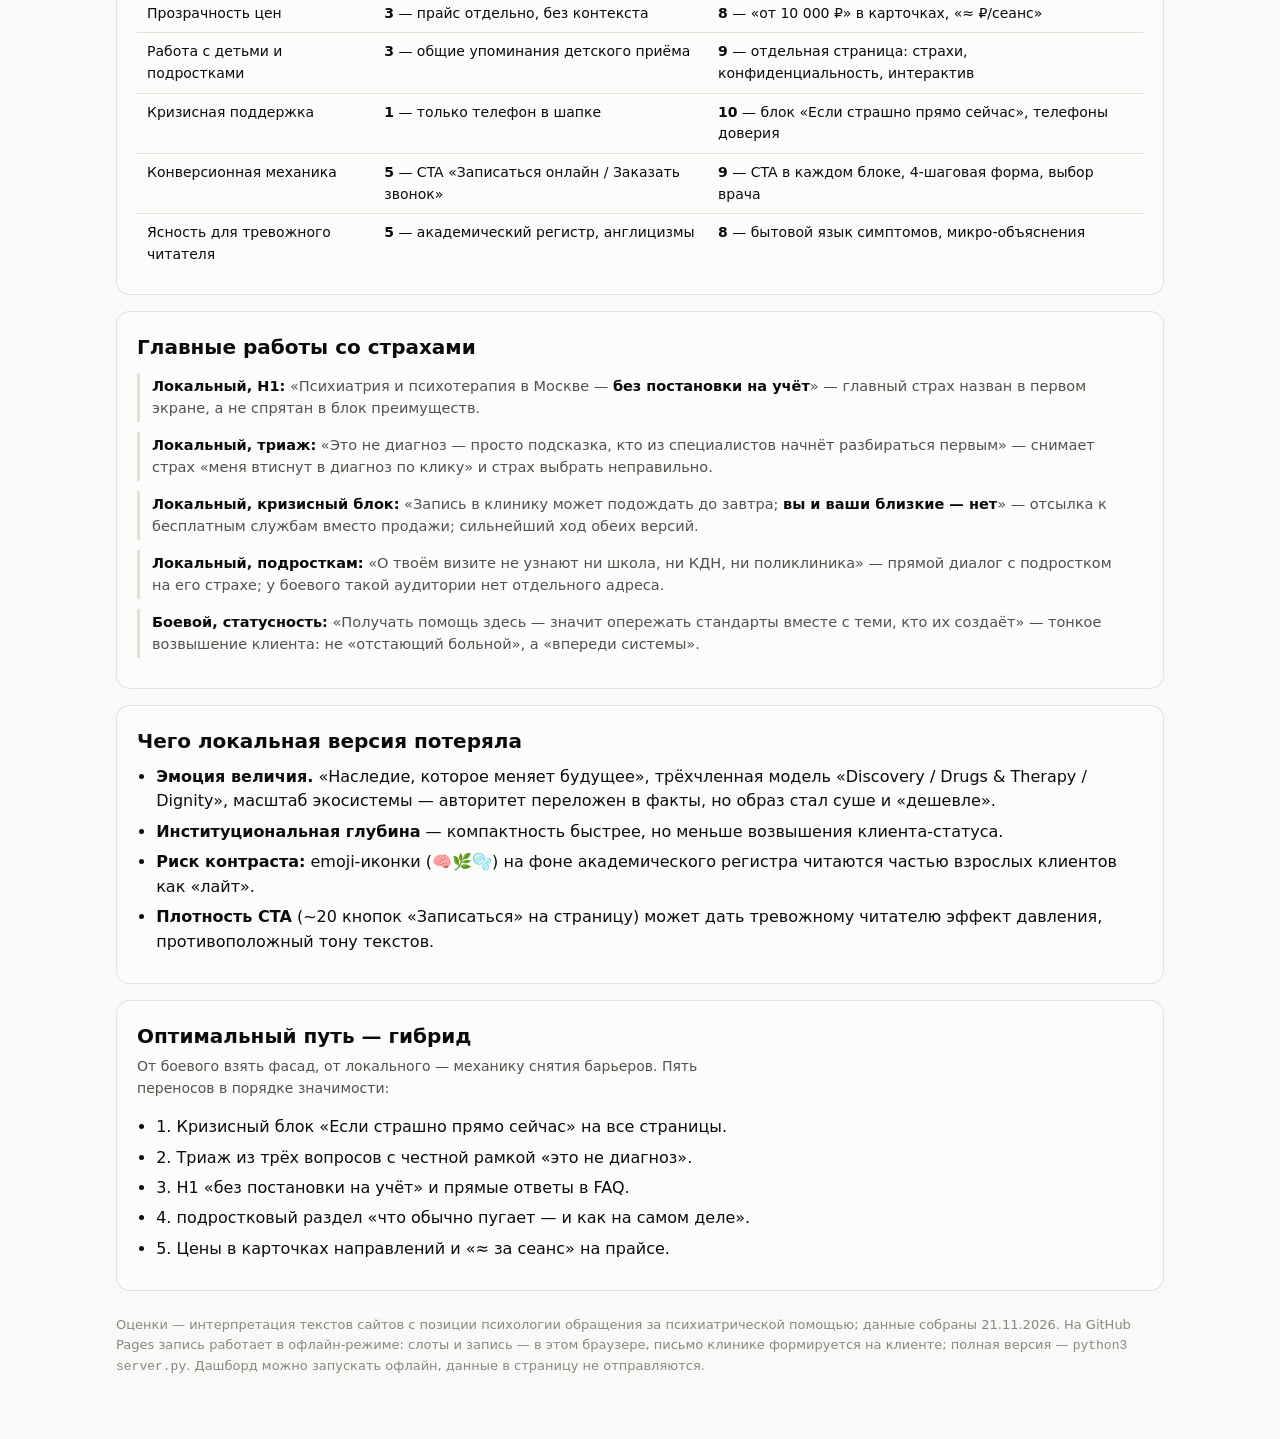
<file: docs/dashboard.html>
<!doctype html>
<html lang="ru">
<head>
<meta charset="utf-8">
<meta name="viewport" content="width=device-width, initial-scale=1">
<title>Сравнение версий «Академики»</title>
<meta name="description" content="Психологическое сравнение боевого сайта academicals.ru и локальной версии: критерии, вердикт, рекомендации.">
<style>
:root{
  color-scheme: light;
  --surface-1:#fcfcfb; --page:#f9f9f7;
  --ink-1:#0b0b0b; --ink-2:#52514e; --muted:#898781;
  --grid:#e1e0d9; --axis:#c3c2b7; --ring:rgba(11,11,11,.10);
  --s1:#2a78d6; --s2:#eb6834;
  --good:#006300;
}
@media (prefers-color-scheme: dark){
  :root:not([data-theme="light"]){
    color-scheme: dark;
    --surface-1:#1a1a19; --page:#0d0d0d;
    --ink-1:#f0efec; --ink-2:#c3c2b7;
    --grid:#2c2c2a; --axis:#383835; --ring:rgba(255,255,255,.10);
    --s1:#3987e5; --s2:#d95926; --good:#0ca30c;
  }
}
:root[data-theme="dark"]{
  color-scheme: dark;
  --surface-1:#1a1a19; --page:#0d0d0d;
  --ink-1:#f0efec; --ink-2:#c3c2b7;
  --grid:#2c2c2a; --axis:#383835; --ring:rgba(255,255,255,.10);
  --s1:#3987e5; --s2:#d95926; --good:#0ca30c;
}
*{box-sizing:border-box}
body{margin:0;background:var(--page);color:var(--ink-1);
  font:16px/1.55 system-ui,-apple-system,"Segoe UI",sans-serif;}
.wrap{max-width:1080px;margin:0 auto;padding:24px 16px 64px}
header.masthead{margin-bottom:20px}
h1{font-size:clamp(26px,4vw,38px);line-height:1.15;margin:.1em 0 .2em}
.sub{color:var(--ink-2);max-width:70ch;margin:0 0 8px}
.meta{color:var(--muted);font-size:13px}
section{background:var(--surface-1);border:1px solid var(--ring);border-radius:14px;
  padding:20px;margin:16px 0}
h2{font-size:20px;margin:0 0 4px}
h2+.sub{font-size:14px;margin:0 0 16px}
/* tiles */
.tiles{display:grid;gap:12px;grid-template-columns:repeat(auto-fit,minmax(260px,1fr))}
.tile{border:1px solid var(--ring);border-radius:12px;padding:14px 16px;background:var(--page)}
.tile .k{color:var(--muted);font-size:12px;text-transform:uppercase;letter-spacing:.06em}
.tile .v{font-size:22px;font-weight:650;margin:2px 0}
.tile .d{color:var(--ink-2);font-size:14px}
.legend{display:flex;gap:18px;flex-wrap:wrap;margin:2px 0 10px;font-size:14px;color:var(--ink-2)}
.legend .sw{display:inline-block;width:12px;height:12px;border-radius:50%;margin-right:6px;vertical-align:-1px}
/* dumbbell */
.chart{overflow-x:auto}
.dumbbell svg{display:block;min-width:640px}
.d-row-label{fill:var(--ink-1);font-size:13px}
.d-note{fill:var(--muted);font-size:11.5px}
.tip{position:fixed;pointer-events:none;background:var(--surface-1);border:1px solid var(--ring);
  border-radius:10px;box-shadow:0 4px 16px rgba(0,0,0,.12);padding:8px 10px;font-size:13px;
  color:var(--ink-1);opacity:0;transition:opacity .12s;z-index:5;max-width:280px}
.dot{cursor:pointer}
.dot:hover{stroke:var(--ring);stroke-width:2}
/* lists & table */
ul.tight{margin:8px 0;padding-left:1.2em}
ul.tight li{margin:.35em 0}
table{width:100%;border-collapse:collapse;font-size:14px;margin-top:8px}
th,td{text-align:left;padding:8px 10px;border-top:1px solid var(--grid);vertical-align:top}
th{color:var(--ink-2);font-weight:600;font-size:13px}
.sw1,.sw2{display:inline-block;width:10px;height:10px;border-radius:3px;margin-right:6px;vertical-align:0}
.sw1{background:var(--s1)} .sw2{background:var(--s2)}
.quote{border-left:3px solid var(--grid);margin:10px 0;padding:2px 12px;color:var(--ink-2);font-size:14.5px}
.quote b{color:var(--ink-1);font-weight:600}
footer{color:var(--muted);font-size:13px;margin-top:24px}
a{color:var(--s1)}
@media (max-width:640px){ section{padding:16px} }
</style>
</head>
<body>
<div class="wrap">
<header class="masthead">
  <div class="meta">Психологический разбор · 21 ноября 2026 · материалы: главная, услуги и прайс academicals.ru · главная, «Цены», «Детям» локальной версии</div>
  <h1>«Академика»: боевой сайт против локального</h1>
  <p class="sub">Две версии на одном каркасе (научная школа Смулевича, «без постановки на учёт», конфиденциальность), но с разными психологическими механизмами. Боевой сайт продаёт <b>институцию</b>, локальный — <b>доступ к помощи</b>. Ниже — разбор того, как каждая версия работает с психикой посетителя.</p>
</header>

<section>
  <h2>Вердикт</h2>
  <p class="sub">Оценки по 10-балльной шкале — экспертная интерпретация, не измерение.</p>
  <div class="tiles">
    <div class="tile"><div class="k">Боевой · academicals.ru</div>
      <div class="v">Доверие через величие</div>
      <div class="d">Наследие, экосистема, «опережаем стандарты вместе с теми, кто их создаёт». Сильно для холодного высокостатусного трафика. Барьер первого шага снижает слабо, цены всплывают внезапно.</div></div>
    <div class="tile"><div class="k">Локальный · localhost:8087</div>
      <div class="v">Доверие через заботу</div>
      <div class="d">Рельеф страхов в заголовке и FAQ, триаж с честной рамкой, кризисный блок, детская страница на языке подростка. Сильнее на тёплом трафике, слабее передаёт масштаб школы.</div></div>
  </div>
</section>

<section>
  <h2>Критерии: где какая версия сильнее</h2>
  <p class="sub">Ганттовая диаграмма: две оценки на критерий. Наведите на точку — подсказка.</p>
  <div class="legend" aria-hidden="true">
    <span><span class="sw" style="background:var(--s1)"></span>Боевой (academicals.ru)</span>
    <span><span class="sw" style="background:var(--s2)"></span>Локальный (localhost:8087)</span>
  </div>
  <div class="chart dumbbell" id="db"></div>
  <p class="d-note" style="padding-left:2px">Шкала 0–10 · «кризисная поддержка» у боевого сайта отсутствует как блок — условно 1 (просто телефон в шапке). Источник оценки — только видимый текст страниц.</p>
</section>

<section>
  <h2>Тот же разбор таблицей</h2>
  <table>
    <thead><tr><th>Критерий</th><th><span class="sw1"></span>Боевой</th><th><span class="sw2"></span>Локальный</th></tr></thead>
    <tbody id="tbody"></tbody>
  </table>
</section>

<section>
  <h2>Главные работы со страхами</h2>
  <div class="quote"><b>Локальный, H1:</b> «Психиатрия и психотерапия в Москве — <b>без постановки на учёт</b>» — главный страх назван в первом экране, а не спрятан в блок преимуществ.</div>
  <div class="quote"><b>Локальный, триаж:</b> «Это не диагноз — просто подсказка, кто из специалистов начнёт разбираться первым» — снимает страх «меня втиснут в диагноз по клику» и страх выбрать неправильно.</div>
  <div class="quote"><b>Локальный, кризисный блок:</b> «Запись в клинику может подождать до завтра; <b>вы и ваши близкие — нет</b>» — отсылка к бесплатным службам вместо продажи; сильнейший ход обеих версий.</div>
  <div class="quote"><b>Локальный, подросткам:</b> «О твоём визите не узнают ни школа, ни КДН, ни поликлиника» — прямой диалог с подростком на его страхе; у боевого такой аудитории нет отдельного адреса.</div>
  <div class="quote"><b>Боевой, статусность:</b> «Получать помощь здесь — значит опережать стандарты вместе с теми, кто их создаёт» — тонкое возвышение клиента: не «отстающий больной», а «впереди системы».</div>
</section>

<section>
  <h2>Чего локальная версия потеряла</h2>
  <ul class="tight">
    <li><b>Эмоция величия.</b> «Наследие, которое меняет будущее», трёхчленная модель «Discovery / Drugs &amp; Therapy / Dignity», масштаб экосистемы — авторитет переложен в факты, но образ стал суше и «дешевле».</li>
    <li><b>Институциональная глубина</b> — компактность быстрее, но меньше возвышения клиента-статуса.</li>
    <li><b>Риск контраста:</b> emoji-иконки (🧠🌿🫧) на фоне академического регистра читаются частью взрослых клиентов как «лайт».</li>
    <li><b>Плотность CTA</b> (~20 кнопок «Записаться» на страницу) может дать тревожному читателю эффект давления, противоположный тону текстов.</li>
  </ul>
</section>

<section>
  <h2>Оптимальный путь — гибрид</h2>
  <p class="sub">От боевого взять фасад, от локального — механику снятия барьеров. Пять переносов в порядке значимости:</p>
  <ul class="tight">
    <li>1. Кризисный блок «Если страшно прямо сейчас» на все страницы.</li>
    <li>2. Триаж из трёх вопросов с честной рамкой «это не диагноз».</li>
    <li>3. H1 «без постановки на учёт» и прямые ответы в FAQ.</li>
    <li>4. подростковый раздел «что обычно пугает — и как на самом деле».</li>
    <li>5. Цены в карточках направлений и «≈ за сеанс» на прайсе.</li>
  </ul>
</section>

<footer>
  Оценки — интерпретация текстов сайтов с позиции психологии обращения за психиатрической помощью; данные собраны 21.11.2026. На GitHub Pages запись работает в офлайн-режиме: слоты и запись — в этом браузере, письмо клинике формируется на клиенте; полная версия — <code>python3 server.py</code>. Дашборд можно запускать офлайн, данные в страницу не отправляются.
</footer>
</div>
<div class="tip" id="tip"></div>

<script>
const DATA=[
 {c:"Снятие страха учёта и огласки", a:6, b:10,
  na:"«без постановки на учёт» в блоке преимуществ",
  nb:"H1, FAQ с врачебной тайной, подростковый раздел"},
 {c:"Снижение барьера первого шага", a:5, b:9,
  na:"описан первый приём, координатор",
  nb:"«запись меньше минуты», триаж, координатор"},
 {c:"Авторитет и статусность", a:9, b:6,
  na:"школа, экосистема, «опережаем стандарты»",
  nb:"факты школы есть, эмоции величия меньше"},
 {c:"Прозрачность цен", a:3, b:8,
  na:"прайс отдельно, без контекста",
  nb:"«от 10 000 ₽» в карточках, «≈ ₽/сеанс»"},
 {c:"Работа с детьми и подростками", a:3, b:9,
  na:"общие упоминания детского приёма",
  nb:"отдельная страница: страхи, конфиденциальность, интерактив"},
 {c:"Кризисная поддержка", a:1, b:10,
  na:"только телефон в шапке",
  nb:"блок «Если страшно прямо сейчас», телефоны доверия"},
 {c:"Конверсионная механика", a:5, b:9,
  na:"CTA «Записаться онлайн / Заказать звонок»",
  nb:"CTA в каждом блоке, 4-шаговая форма, выбор врача"},
 {c:"Ясность для тревожного читателя", a:5, b:8,
  na:"академический регистр, англицизмы",
  nb:"бытовой язык симптомов, микро-объяснения"},
];
(function(){
  const W=760,H=DATA.length*46+64,L=250,R=54,SC=(W-L-R)/10;
  const y=i=>34+i*46, x=v=>L+v*SC;
  const svgNS="http://www.w3.org/2000/svg";
  const svg=document.createElementNS(svgNS,"svg");
  svg.setAttribute("viewBox","0 0 "+W+" "+H);
  svg.setAttribute("width","100%"); svg.setAttribute("role","img");
  svg.setAttribute("aria-label","Сравнение версий по критериям, шкала 0–10");
  let g="";
  // gridlines 0..10
  for(let t=0;t<=10;t+=2){
    const px=x(t);
    g+=`<line x1="${px}" y1="18" x2="${px}" y2="${H-22}" stroke="var(--grid)" stroke-width="1"/>`;
    g+=`<text x="${px}" y="${H-6}" fill="var(--muted)" font-size="11" text-anchor="middle">${t}</text>`;
  }
  DATA.forEach((d,i)=>{
    const lo=Math.min(d.a,d.b), hi=Math.max(d.a,d.b);
    g+=`<text class="d-row-label" x="8" y="${y(i)-6}">${d.c}</text>`;
    g+=`<line x1="${x(lo)}" y1="${y(i)}" x2="${x(hi)}" y2="${y(i)}" stroke="var(--axis)" stroke-width="2"/>`;
    g+=`<circle class="dot" data-tip="<b>${d.c} · боевой:</b> ${d.a}/10 — ${d.na}"
        cx="${x(d.a)}" cy="${y(i)}" r="8" fill="var(--s1)"><title>${d.c}: боевой ${d.a}/10</title></circle>`;
    g+=`<circle class="dot" data-tip="<b>${d.c} · локальный:</b> ${d.b}/10 — ${d.nb}"
        cx="${x(d.b)}" cy="${y(i)}" r="8" fill="var(--s2)"><title>${d.c}: локальный ${d.b}/10</title></circle>`;
  });
  svg.innerHTML=g;
  document.getElementById("db").appendChild(svg);
  const tip=document.getElementById("tip");
  document.querySelectorAll(".dot").forEach(el=>{
    el.addEventListener("mousemove",e=>{
      tip.innerHTML=el.dataset.tip;
      tip.style.left=(e.clientX+14)+"px"; tip.style.top=(e.clientY+14)+"px";
      tip.style.opacity=1;
    });
    el.addEventListener("mouseleave",()=>tip.style.opacity=0);
  });
  // table view = accessibility fallback
  document.getElementById("tbody").innerHTML=DATA.map(d=>
    `<tr><td>${d.c}</td><td><b>${d.a}</b> — ${d.na}</td><td><b>${d.b}</b> — ${d.nb}</td></tr>`).join("");
})();
</script>
</body>
</html>
</file>
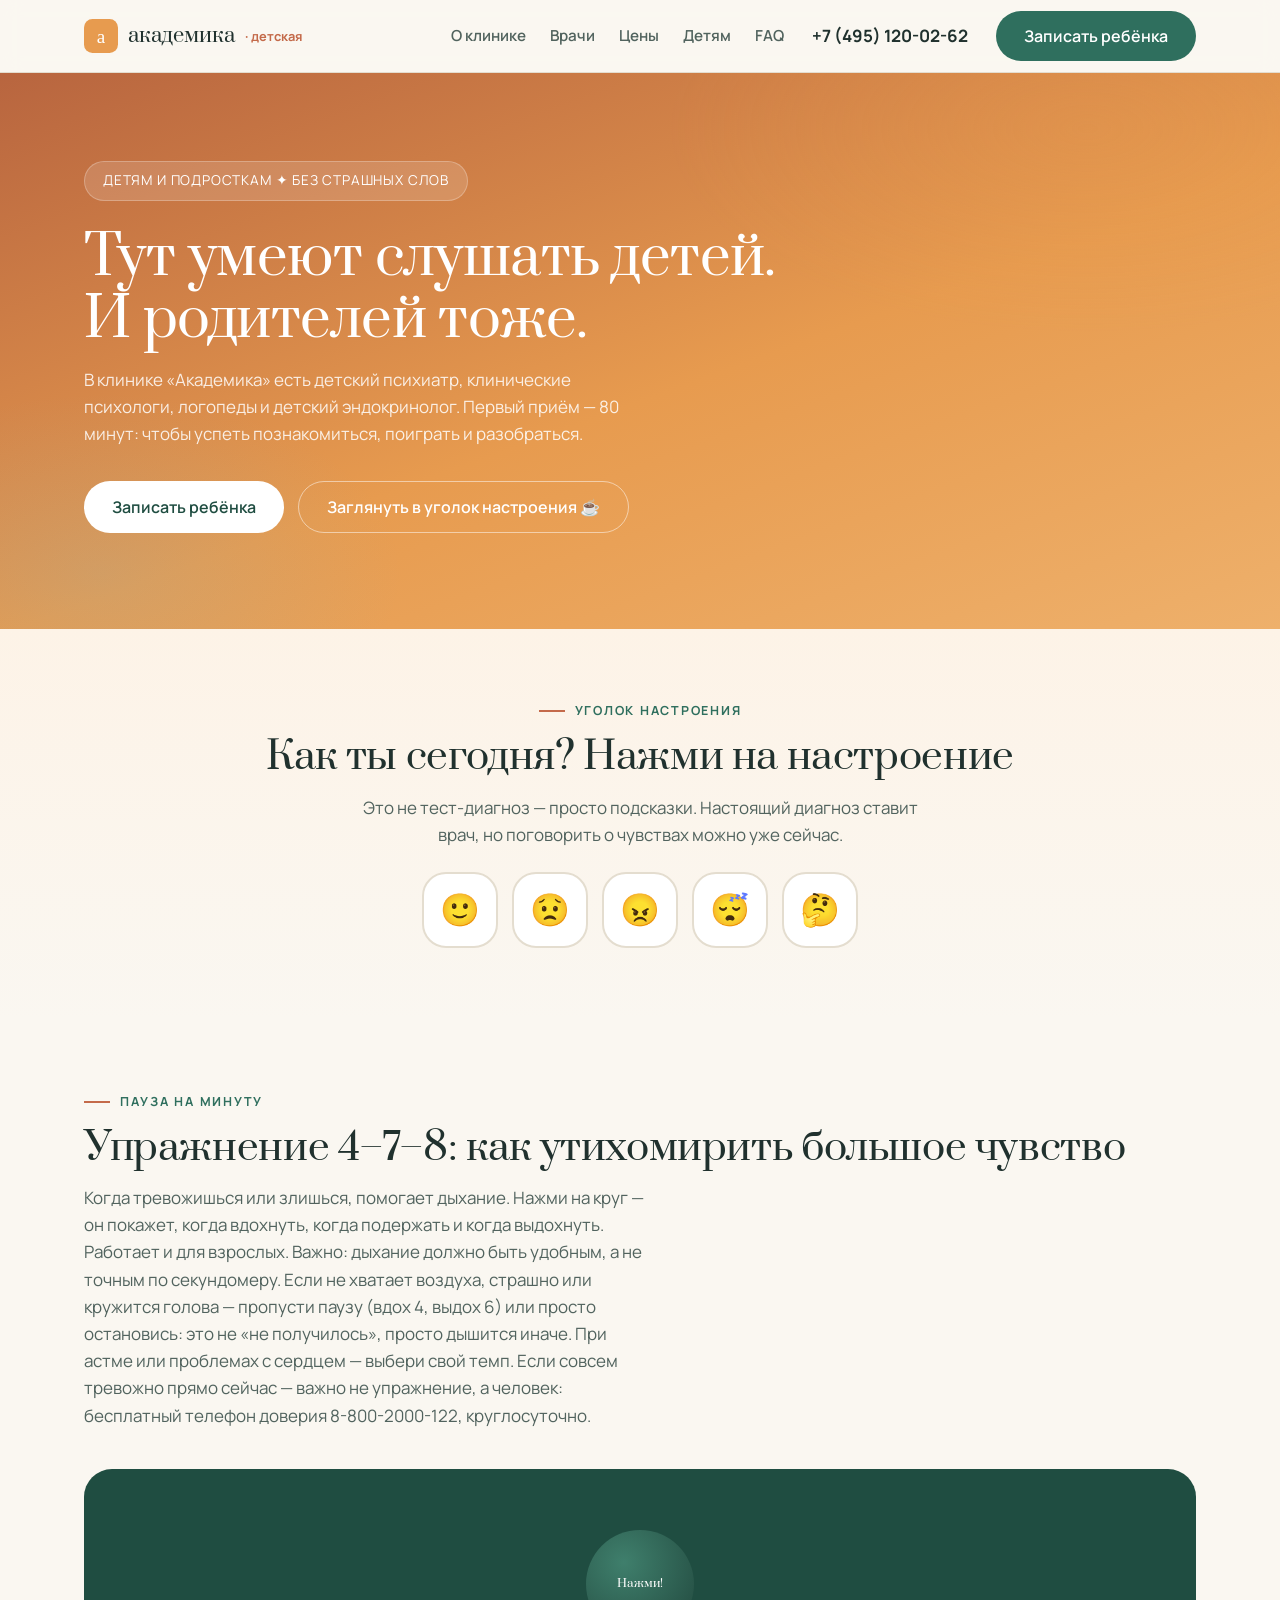
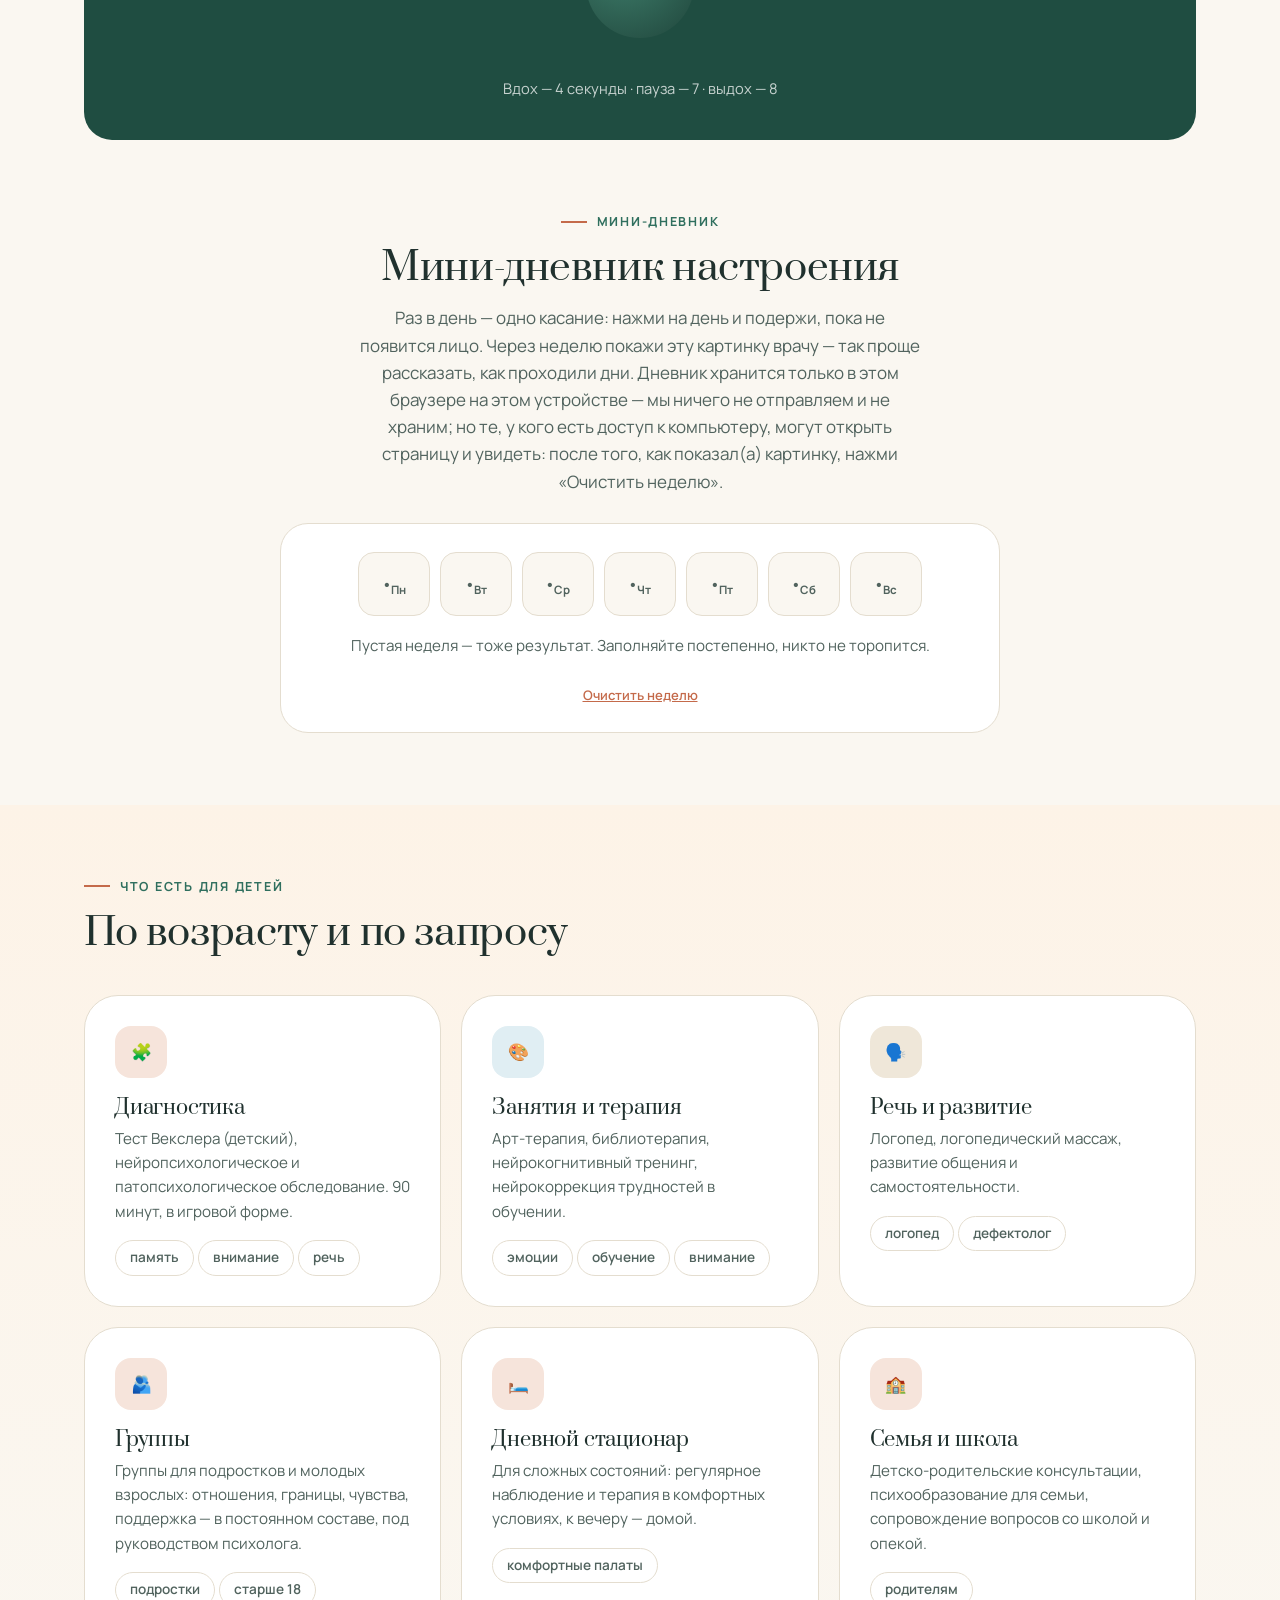
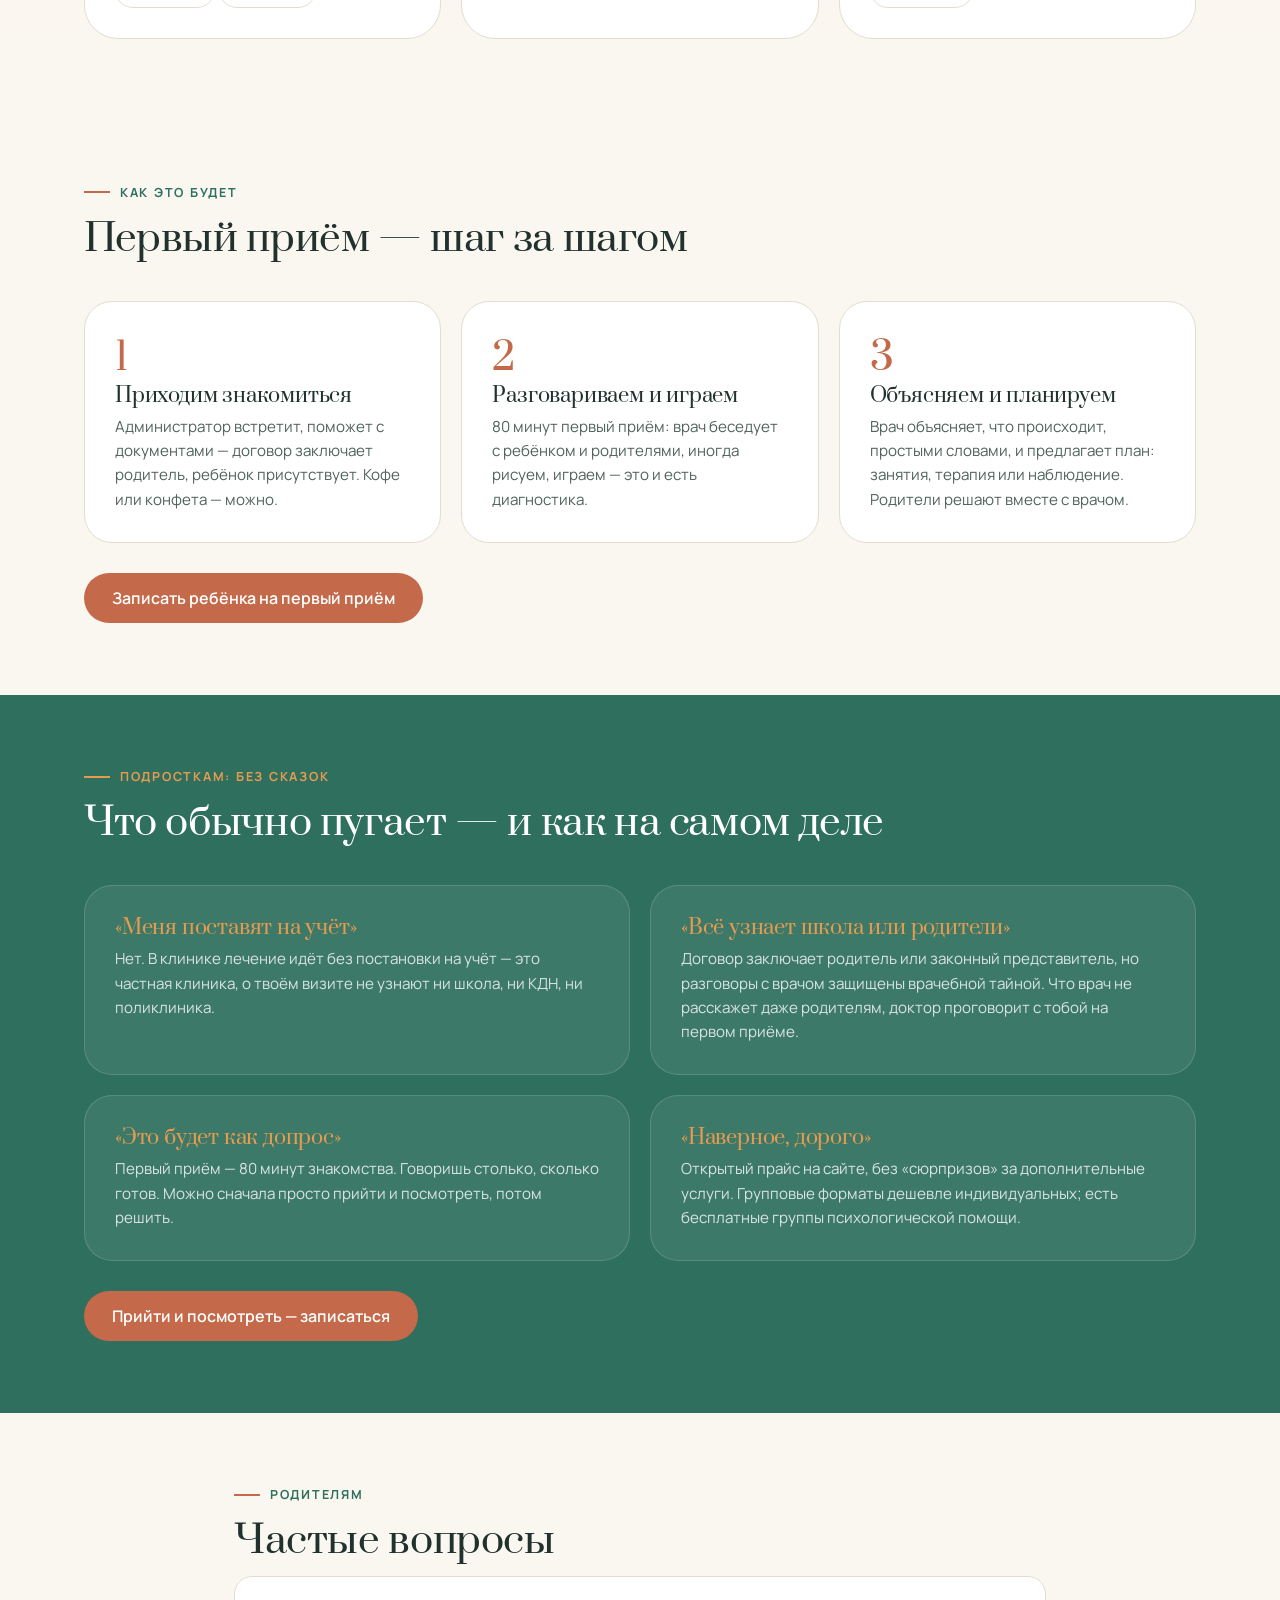
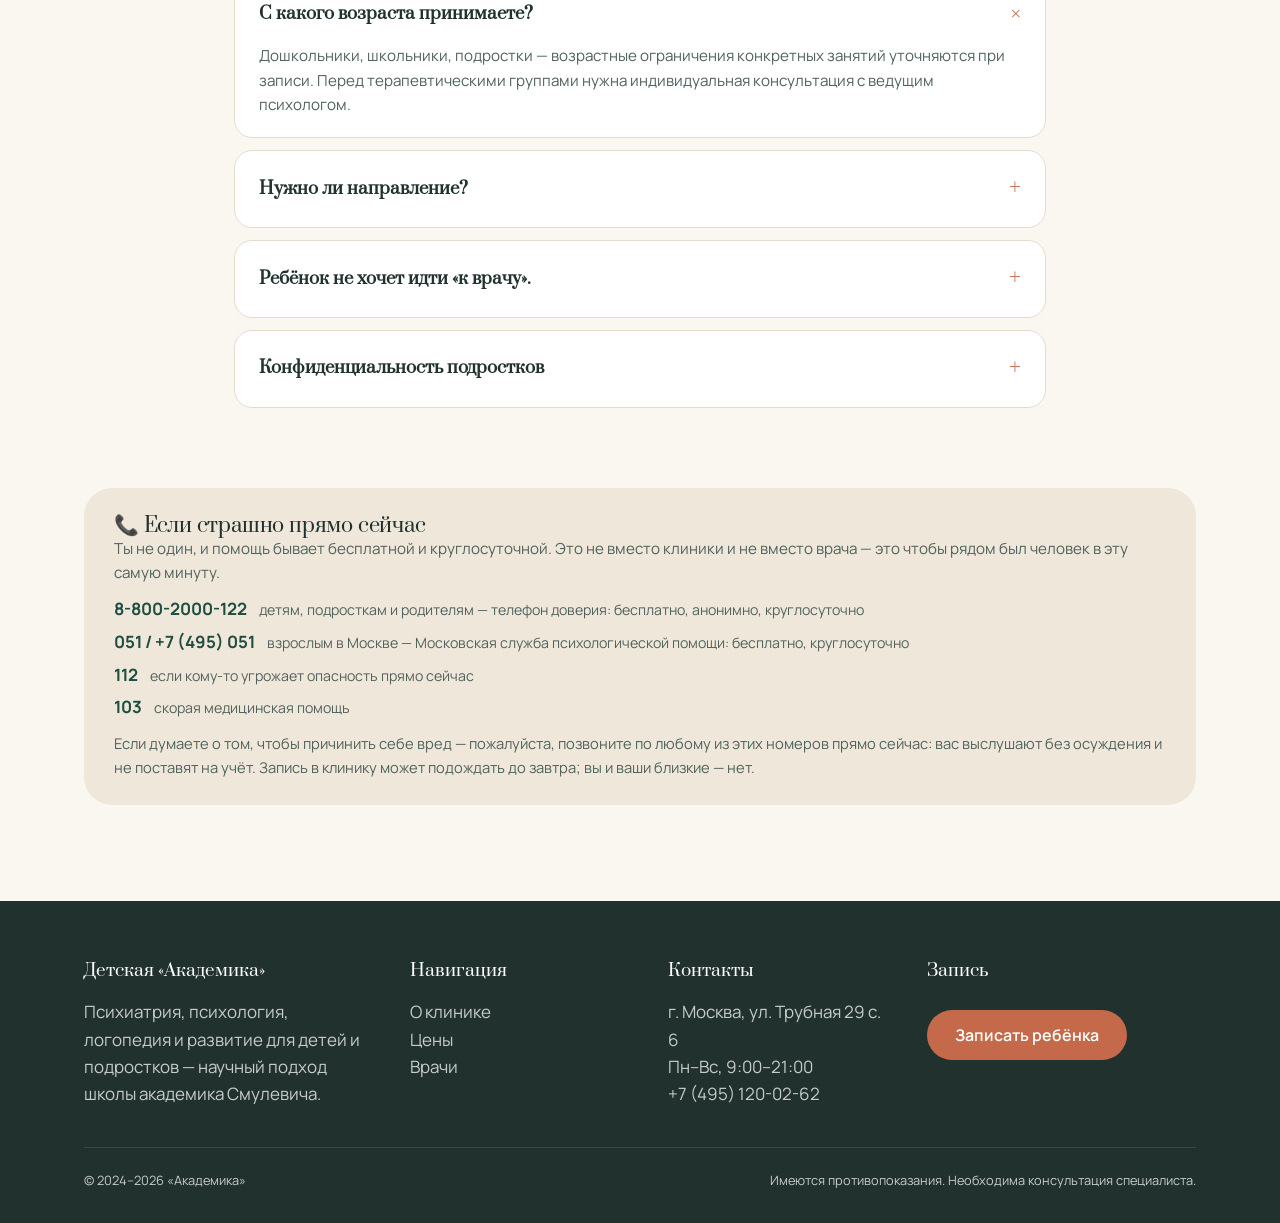
<file: docs/kids.html>
<!doctype html>
<html lang="ru">
<head>
<meta charset="utf-8">
<meta name="viewport" content="width=device-width,initial-scale=1">
<meta name="claude:viewport-fit-sides" content="cover">
<title>Детский психиатр и детский психолог в Москве | Детская «Академика»</title>
<meta name="description" content="Помощь детям и подросткам: детский психиатр (первый приём 80 минут), детские клинические психологи, логопед, нейрокогнитивный тренинг, группы для подростков. Конфиденциально, без учёта.">
<meta name="theme-color" content="#2f6f5e">
<link rel="canonical" href="https://academicals.ru/kids.html">
<meta property="og:type" content="website">
<meta property="og:locale" content="ru_RU">
<meta property="og:site_name" content="Академика">
<meta property="og:title" content="Детский психиатр и детский психолог в Москве | Детская «Академика»">
<meta property="og:description" content="Помощь детям и подросткам: детский психиатр (первый приём 80 минут), детские клинические психологи, логопед, нейрокогнитивный тренинг, группы для подростков. Конфиденциально, без учёта.">
<meta property="og:url" content="https://academicals.ru/kids.html">
<meta property="og:image" content="https://academicals.ru/img/interior-cabinet.jpg">
<meta name="twitter:card" content="summary_large_image">
<link rel="icon" href="data:image/svg+xml,&lt;svg xmlns='http://www.w3.org/2000/svg' viewBox='0 0 64 64'&gt;&lt;rect width='64' height='64' rx='16' fill='%23e79b4f'/&gt;&lt;text x='32' y='44' font-size='34' text-anchor='middle' fill='%23fff' font-family='Georgia'&gt;А&lt;/text&gt;&lt;/svg&gt;">
<link rel="preconnect" href="https://fonts.googleapis.com">
<link rel="preconnect" href="https://fonts.gstatic.com" crossorigin>
<link href="https://fonts.googleapis.com/css2?family=Prata&family=Manrope:wght@400;500;600;700;800&display=swap" rel="stylesheet">
<link rel="stylesheet" href="css/style.css">
<script type="application/ld+json">
{
  "@context": "https://schema.org",
  "@type": "MedicalClinic",
  "name": "НИК «Академика» — клиника психиатрии, психосоматики и психотерапии им. А. Б. Смулевича",
  "url": "https://academicals.ru/",
  "telephone": "+7 (495) 120-02-62",
  "email": "info@academicals.ru",
  "address": {
    "@type": "PostalAddress",
    "streetAddress": "ул. Трубная, 29, стр. 6",
    "addressLocality": "Москва",
    "postalCode": "127051",
    "addressCountry": "RU"
  },
  "openingHoursSpecification": [{
    "@type": "OpeningHoursSpecification",
    "dayOfWeek": ["Monday","Tuesday","Wednesday","Thursday","Friday","Saturday","Sunday"],
    "opens": "09:00",
    "closes": "19:30"
  }],
  "medicalSpecialty": ["Psychiatric"],
  "priceRange": "от 3 000 ₽ до 150 000 ₽"
}
</script>
</head>
<body>

<header class="site">
  <div class="wrap nav">
    <a class="logo" href="index.html"><svg width="34" height="34" viewBox="0 0 64 64"><rect width="64" height="64" rx="16" fill="#e79b4f"/><text x="32" y="46" font-size="36" text-anchor="middle" fill="#fff" font-family="Georgia">а</text></svg>академика <span style="font-size:.8rem;color:var(--terra);font-family:var(--font-body);font-weight:700">· детская</span></a>
    <nav class="nav-links"><a href="index.html">О клинике</a><a href="index.html#doctors">Врачи</a><a href="price.html">Цены</a><a href="kids.html">Детям</a><a href="#faq-kids">FAQ</a></nav>
    <span class="nav-phone">+7 (495) 120-02-62</span>
    <button class="btn btn-primary" data-book="kid">Записать ребёнка</button>
    <button class="burger" aria-label="Меню"><svg width="26" height="26" viewBox="0 0 24 24" fill="none" stroke="#20312e" stroke-width="2"><path d="M3 6h18M3 12h18M3 18h18"/></svg></button>
  </div>
</header>
<main>

<section class="hero" style="padding:88px 0 96px;background:linear-gradient(160deg,#b8653f,#e79b4f 55%,#eeb06b)">
  <div class="wrap">
    <span class="tag">Детям и подросткам ✦ без страшных слов</span>
    <h1>Тут умеют слушать детей.<br>И родителей тоже.</h1>
    <p class="lede">В клинике «Академика» есть детский психиатр, клинические психологи, логопеды и детский эндокринолог. Первый приём — 80 минут: чтобы успеть познакомиться, поиграть и разобраться.</p>
    <div class="hero-actions">
      <button class="btn btn-light" data-book="kid">Записать ребёнка</button>
      <a class="btn btn-ghost" href="#moods-block" style="color:#fff;border-color:rgba(255,255,255,.5)">Заглянуть в уголок настроения ☕</a>
    </div>
  </div>
</section>

<!-- уголок настроения -->
<section id="moods-block" class="kids">
  <div class="wrap" style="text-align:center">
    <p class="eyebrow" style="text-align:center">Уголок настроения</p>
    <h2>Как ты сегодня? Нажми на настроение</h2>
    <p class="lede" style="margin-inline:auto">Это не тест-диагноз — просто подсказки. Настоящий диагноз ставит врач, но поговорить о чувствах можно уже сейчас.</p>
    <div class="moods" id="moods">
      <button class="mood" data-mood="🙂" title="Хорошо">🙂</button>
      <button class="mood" data-mood="😟" title="Тревожно">😟</button>
      <button class="mood" data-mood="😠" title="Злой">😠</button>
      <button class="mood" data-mood="😴" title="Устал">😴</button>
      <button class="mood" data-mood="🤔" title="Много думаю">🤔</button>
    </div>
    <div class="mood-note" id="mood-note"></div>
  </div>
</section>

<!-- дыхание -->
<section>
  <div class="wrap">
    <p class="eyebrow">Пауза на минуту</p>
    <h2>Упражнение 4–7–8: как утихомирить большое чувство</h2>
    <p class="lede">Когда тревожишься или злишься, помогает дыхание. Нажми на круг — он покажет, когда вдохнуть, когда подержать и когда выдохнуть. Работает и для взрослых. Важно: дыхание должно быть удобным, а не точным по секундомеру. Если не хватает воздуха, страшно или кружится голова — пропусти паузу (вдох 4, выдох 6) или просто остановись: это не «не получилось», просто дышится иначе. При астме или проблемах с сердцем — выбери свой темп. Если совсем тревожно прямо сейчас — важно не упражнение, а человек: бесплатный телефон доверия 8-800-2000-122, круглосуточно.</p>
    <div class="breath-box">
      <div class="breath-circle" id="breath-circle" role="button" tabindex="0" aria-label="Начать дыхательное упражнение"><span>Нажми!</span></div>
      <div class="breath-steps" id="breath-steps">Вдох — 4 секунды · пауза — 7 · выдох — 8</div>
    </div>
  </div>
</section>

<!-- мини-дневник настроения -->
<section style="padding-top:0">
  <div class="wrap" style="text-align:center">
    <p class="eyebrow" style="text-align:center">Мини-дневник</p>
    <h2>Мини-дневник настроения</h2>
    <p class="lede" style="margin-inline:auto">Раз в день — одно касание: нажми на день и подержи, пока не появится лицо. Через неделю покажи эту картинку врачу — так проще рассказать, как проходили дни. Дневник хранится только в этом браузере на этом устройстве — мы ничего не отправляем и не храним; но те, у кого есть доступ к компьютеру, могут открыть страницу и увидеть: после того, как показал(а) картинку, нажми «Очистить неделю».</p>
    <div class="mood-week">
      <div class="mw-days" id="mw-days"></div>
      <div class="mw-note" id="mw-note"></div>
      <button class="mw-reset" id="mw-reset" type="button">Очистить неделю</button>
    </div>
  </div>
</section>

<!-- занятия -->
<section class="kids">
  <div class="wrap">
    <p class="eyebrow">Что есть для детей</p>
    <h2>По возрасту и по запросу</h2>
    <div class="cards grid-3 kid-cards">
      <div class="card"><div class="ico">🧩</div><h3>Диагностика</h3><p>Тест Векслера (детский), нейропсихологическое и патопсихологическое обследование. 90 минут, в игровой форме.</p><div style="margin-top:12px"><span class="chip">память</span><span class="chip">внимание</span><span class="chip">речь</span></div></div>
      <div class="card"><div class="ico">🎨</div><h3>Занятия и терапия</h3><p>Арт-терапия, библиотерапия, нейрокогнитивный тренинг, нейрокоррекция трудностей в обучении.</p><div style="margin-top:12px"><span class="chip">эмоции</span><span class="chip">обучение</span><span class="chip">внимание</span></div></div>
      <div class="card"><div class="ico">🗣️</div><h3>Речь и развитие</h3><p>Логопед, логопедический массаж, развитие общения и самостоятельности.</p><div style="margin-top:12px"><span class="chip">логопед</span><span class="chip">дефектолог</span></div></div>
      <div class="card"><div class="ico">🫂</div><h3>Группы</h3><p>Группы для подростков и молодых взрослых: отношения, границы, чувства, поддержка — в постоянном составе, под руководством психолога.</p><div style="margin-top:12px"><span class="chip">подростки</span><span class="chip">старше 18</span></div></div>
      <div class="card"><div class="ico">🛏️</div><h3>Дневной стационар</h3><p>Для сложных состояний: регулярное наблюдение и терапия в комфортных условиях, к вечеру — домой.</p><div style="margin-top:12px"><span class="chip">комфортные палаты</span></div></div>
      <div class="card"><div class="ico">🏫</div><h3>Семья и школа</h3><p>Детско-родительские консультации, психообразование для семьи, сопровождение вопросов со школой и опекой.</p><div style="margin-top:12px"><span class="chip">родителям</span></div></div>
    </div>
  </div>
</section>

<!-- как проходит приём (комикс-стиль) -->
<section>
  <div class="wrap">
    <p class="eyebrow">Как это будет</p>
    <h2>Первый приём — шаг за шагом</h2>
    <div class="cards grid-3">
      <div class="card"><div style="font:400 2.4rem var(--font-display);color:var(--terra)">1</div><h3>Приходим знакомиться</h3><p>Администратор встретит, поможет с документами — договор заключает родитель, ребёнок присутствует. Кофе или конфета — можно.</p></div>
      <div class="card"><div style="font:400 2.4rem var(--font-display);color:var(--terra)">2</div><h3>Разговариваем и играем</h3><p>80 минут первый приём: врач беседует с ребёнком и родителями, иногда рисуем, играем — это и есть диагностика.</p></div>
      <div class="card"><div style="font:400 2.4rem var(--font-display);color:var(--terra)">3</div><h3>Объясняем и планируем</h3><p>Врач объясняет, что происходит, простыми словами, и предлагает план: занятия, терапия или наблюдение. Родители решают вместе с врачом.</p></div>
    </div>
    <div style="margin-top:30px"><button class="btn btn-terra" data-book="kid">Записать ребёнка на первый приём</button></div>
  </div>
</section>

<!-- подросткам: честно -->
<section class="teen" id="teen">
  <div class="wrap">
    <p class="eyebrow">Подросткам: без сказок</p>
    <h2>Что обычно пугает — и как на самом деле</h2>
    <div class="cards grid-2">
      <div class="card"><h3>«Меня поставят на учёт»</h3><p>Нет. В клинике лечение идёт без постановки на учёт — это частная клиника, о твоём визите не узнают ни школа, ни КДН, ни поликлиника.</p></div>
      <div class="card"><h3>«Всё узнает школа или родители»</h3><p>Договор заключает родитель или законный представитель, но разговоры с врачом защищены врачебной тайной. Что врач не расскажет даже родителям, доктор проговорит с тобой на первом приёме.</p></div>
      <div class="card"><h3>«Это будет как допрос»</h3><p>Первый приём — 80 минут знакомства. Говоришь столько, сколько готов. Можно сначала просто прийти и посмотреть, потом решить.</p></div>
      <div class="card"><h3>«Наверное, дорого»</h3><p>Открытый прайс на сайте, без «сюрпризов» за дополнительные услуги. Групповые форматы дешевле индивидуальных; есть бесплатные группы психологической помощи.</p></div>
    </div>
    <div style="margin-top:30px"><button class="btn btn-terra" data-book="kid">Прийти и посмотреть — записаться</button></div>
  </div>
</section>

<section id="faq-kids">
  <div class="wrap" style="max-width:860px">
    <p class="eyebrow">Родителям</p>
    <h2>Частые вопросы</h2>
    <details open><summary>С какого возраста принимаете?</summary><p>Дошкольники, школьники, подростки — возрастные ограничения конкретных занятий уточняются при записи. Перед терапевтическими группами нужна индивидуальная консультация с ведущим психологом.</p></details>
    <details><summary>Нужно ли направление?</summary><p>Нет, консультация доступна по прямой записи. Если есть заключения или выписки — возьмите с собой, они помогают врачу.</p></details>
    <details><summary>Ребёнок не хочет идти «к врачу».</summary><p>И многие не хотят — поэтому первый приём это знакомство и беседа. Расскажите ребёнку честно: идём поговорить с человеком, который поможет разобраться с чувствами и трудностями.</p></details>
    <details><summary>Конфиденциальность подростков</summary><p>Договор заключает опекун. Обсуждение подростком личных тем охраняется врачебной тайной; врач объяснит границы конфиденциальности на первом приёме.</p></details>
  </div>
</section>

<!-- кризисная помощь -->
<section style="padding-top:0">
  <div class="wrap">
    <div class="crisis">
      <h3>📞 Если страшно прямо сейчас</h3>
      <p>Ты не один, и помощь бывает бесплатной и круглосуточной. Это не вместо клиники и не вместо врача — это чтобы рядом был человек в эту самую минуту.</p>
      <ul>
        <li><span class="num"><a href="tel:88002000122">8-800-2000-122</a></span><small>детям, подросткам и родителям — телефон доверия: бесплатно, анонимно, круглосуточно</small></li>
        <li><span class="num"><a href="tel:+7495051">051 / +7 (495) 051</a></span><small>взрослым в Москве — Московская служба психологической помощи: бесплатно, круглосуточно</small></li>
        <li><span class="num"><a href="tel:112">112</a></span><small>если кому-то угрожает опасность прямо сейчас</small></li>
        <li><span class="num"><a href="tel:103">103</a></span><small>скорая медицинская помощь</small></li>
      </ul>
      <p class="care">Если думаете о том, чтобы причинить себе вред — пожалуйста, позвоните по любому из этих номеров прямо сейчас: вас выслушают без осуждения и не поставят на учёт. Запись в клинику может подождать до завтра; вы и ваши близкие — нет.</p>
    </div>
  </div>
</section>

</main>
<footer class="site">
  <div class="wrap">
    <div class="foot-grid">
      <div><h4>Детская «Академика»</h4><p>Психиатрия, психология, логопедия и развитие для детей и подростков — научный подход школы академика Смулевича.</p></div>
      <div><h4>Навигация</h4><p><a href="index.html">О клинике</a><br><a href="price.html">Цены</a><br><a href="index.html#doctors">Врачи</a></p></div>
      <div><h4>Контакты</h4><p>г. Москва, ул. Трубная 29 с. 6<br>Пн–Вс, 9:00–21:00<br><a href="tel:+74951200262">+7 (495) 120-02-62</a></p></div>
      <div><h4>Запись</h4><button class="btn btn-terra" data-book="kid" style="margin-top:12px">Записать ребёнка</button></div>
    </div>
    <div class="bottom"><span>© 2024–2026 «Академика»</span><span>Имеются противопоказания. Необходима консультация специалиста.</span></div>
  </div>
</footer>

<dialog id="book-modal">
  <div class="modal-head" style="background:#b8653f"><h3>Онлайн-запись для ребёнка</h3><button class="modal-close" id="book-close" aria-label="Закрыть">✕</button></div>
  <div class="stepper" aria-hidden="true"><div class="on"></div><div></div><div></div><div></div></div>
  <form class="book" id="book-form">
    <div class="form-msg" id="book-msg"></div>
    <div data-step="0" class="vis">
      <div class="fld"><label>Кому нужна помощь?</label><div id="f-who" style="display:grid;gap:10px"></div></div>
    </div>
    <div data-step="1">
      <div class="fld"><label>Выберите услугу</label><div id="svc-list" style="display:grid;gap:10px;max-height:320px;overflow:auto"></div></div>
    </div>
    <div data-step="2">
      <div class="fld"><label>Дата приёма</label><input type="date" id="f-date" required><div class="hint">Приёмы: Пн–Вс 9:00–19:30. Если в этот день всё занято — предложим ближайший.</div></div>
      <div class="fld"><label>Свободное время</label><div class="slots" id="slot-list"></div></div>
    </div>
    <div data-step="3">
            <div class="fld"><label>Врач (если знаете, к кому)</label>
        <select id="f-doctor">
          <option value="">Не знаю — подберите</option>
          <option>Пискарев Михаил Валерьевич — психиатр</option>
          <option>Лобанова Вероника Маратовна — клинический психолог</option>
          <option>Холобесова Анастасия Вячеславовна — психоаналитик</option>
          <option>Зинькевич Анна Сергеевна — психиатр</option>
          <option>Ашмейба Нино Анатольевна — психиатр-геронтолог</option>
          <option>Барков Станислав Сергеевич — клинический психолог</option>
        </select></div>
<div class="fld"><label>Ваше имя <span style="color:var(--terra)">*</span></label><input id="f-name" required placeholder="Имя родителя или опекуна"></div>
      <div class="row2">
        <div class="fld"><label>Телефон <span style="color:var(--terra)">*</span></label><input id="f-phone" required type="tel"></div>
        <div class="fld"><label>E-mail (для подтверждения)</label><input id="f-email" type="email"></div>
      </div>
      <div class="fld"><label>О ребёнке</label><textarea id="f-comment" rows="3" placeholder="Имя и возраст ребёнка, что беспокоит (по желанию)"></textarea></div>
      <div class="fld consent"><input type="checkbox" id="f-consent" required><label for="f-consent" style="font-weight:500">Согласен(а) на обработку персональных данных в целях записи. Данные защищены врачебной тайной и используются только для организации приёма.</label></div>
      <button class="btn btn-primary" type="submit" style="justify-content:center">Записаться</button>
    </div>
  </form>
  <div class="modal-foot"><button class="btn btn-ghost" type="button" data-back>← Назад</button><span style="color:var(--ink-soft);font-size:.82rem;align-self:center">Шаг <span id="step-now">1</span> из 4</span></div>
</dialog>

<div class="mob-cta"><button class="btn btn-primary" data-book="kid">Записать ребёнка</button><a class="btn btn-terra" href="tel:+74951200262">Позвонить</a></div><script src="js/app.js"></script>
</body>
</html>
</file>
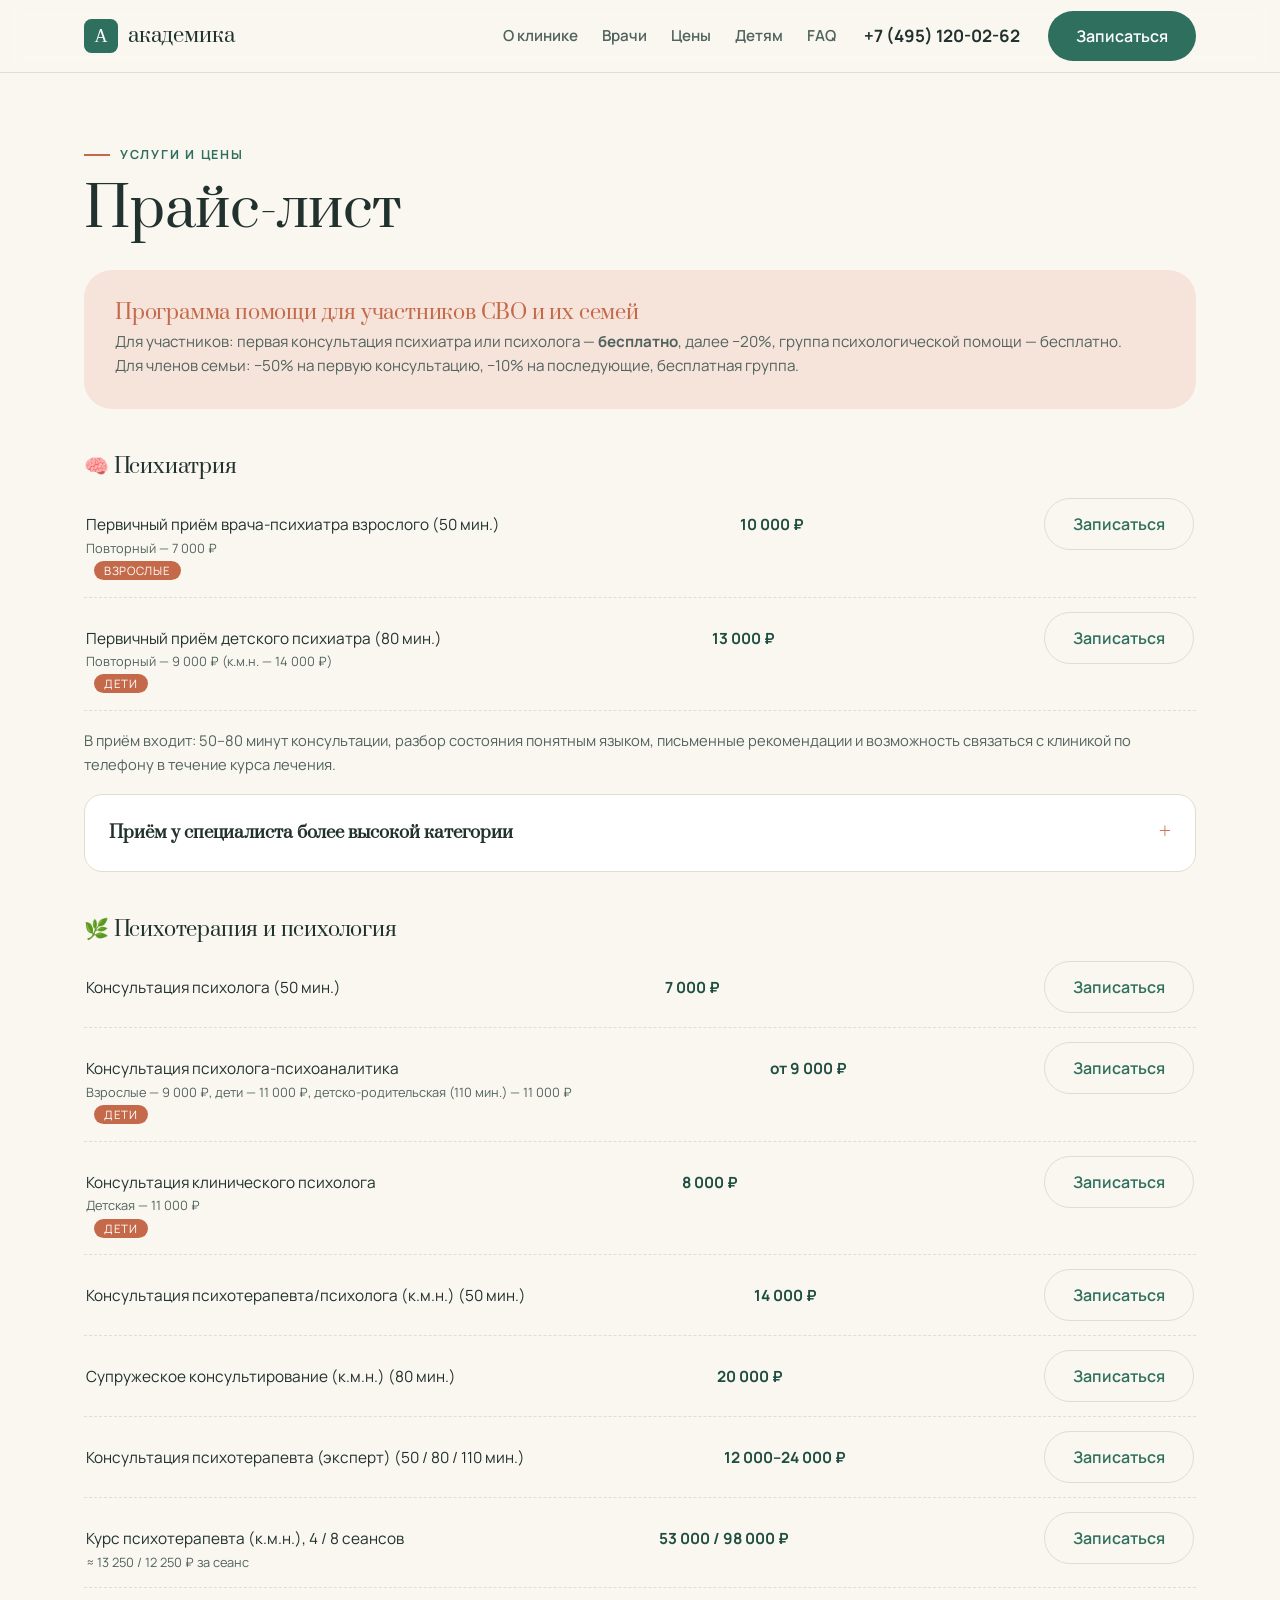
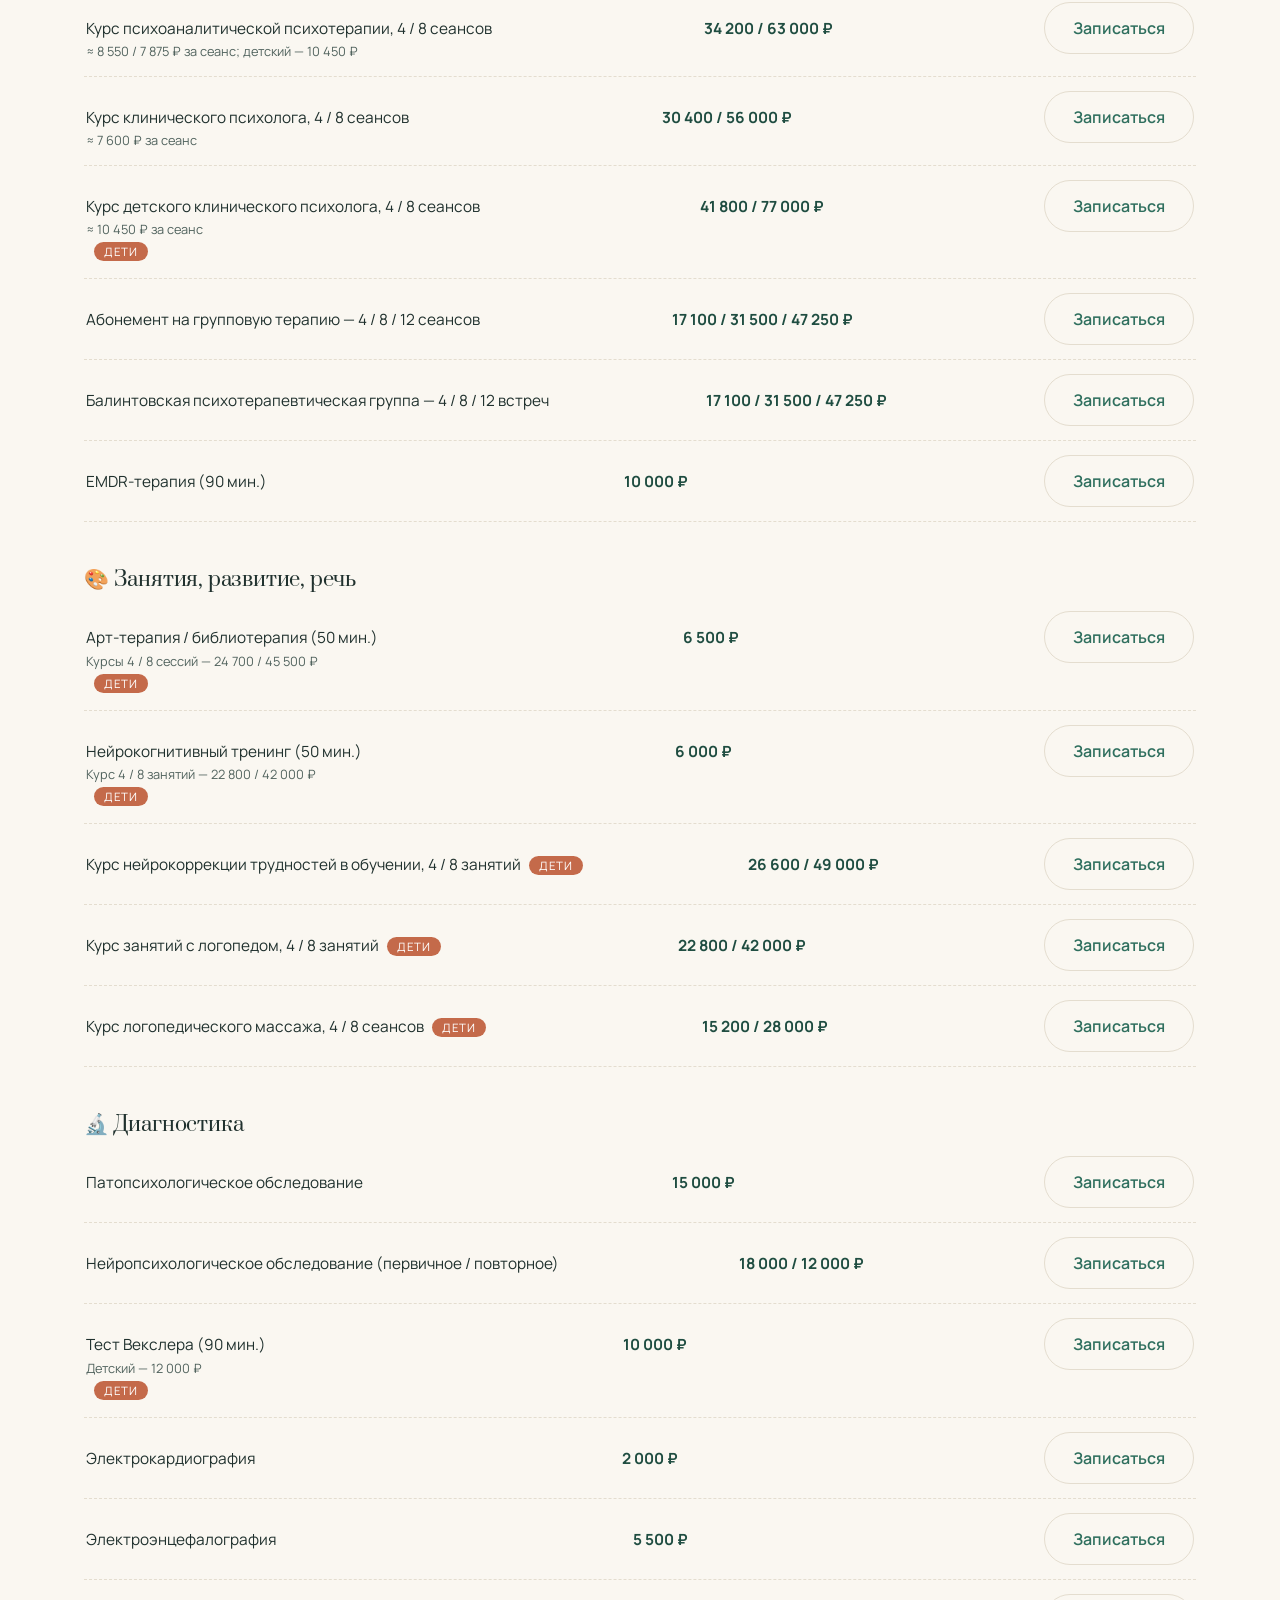
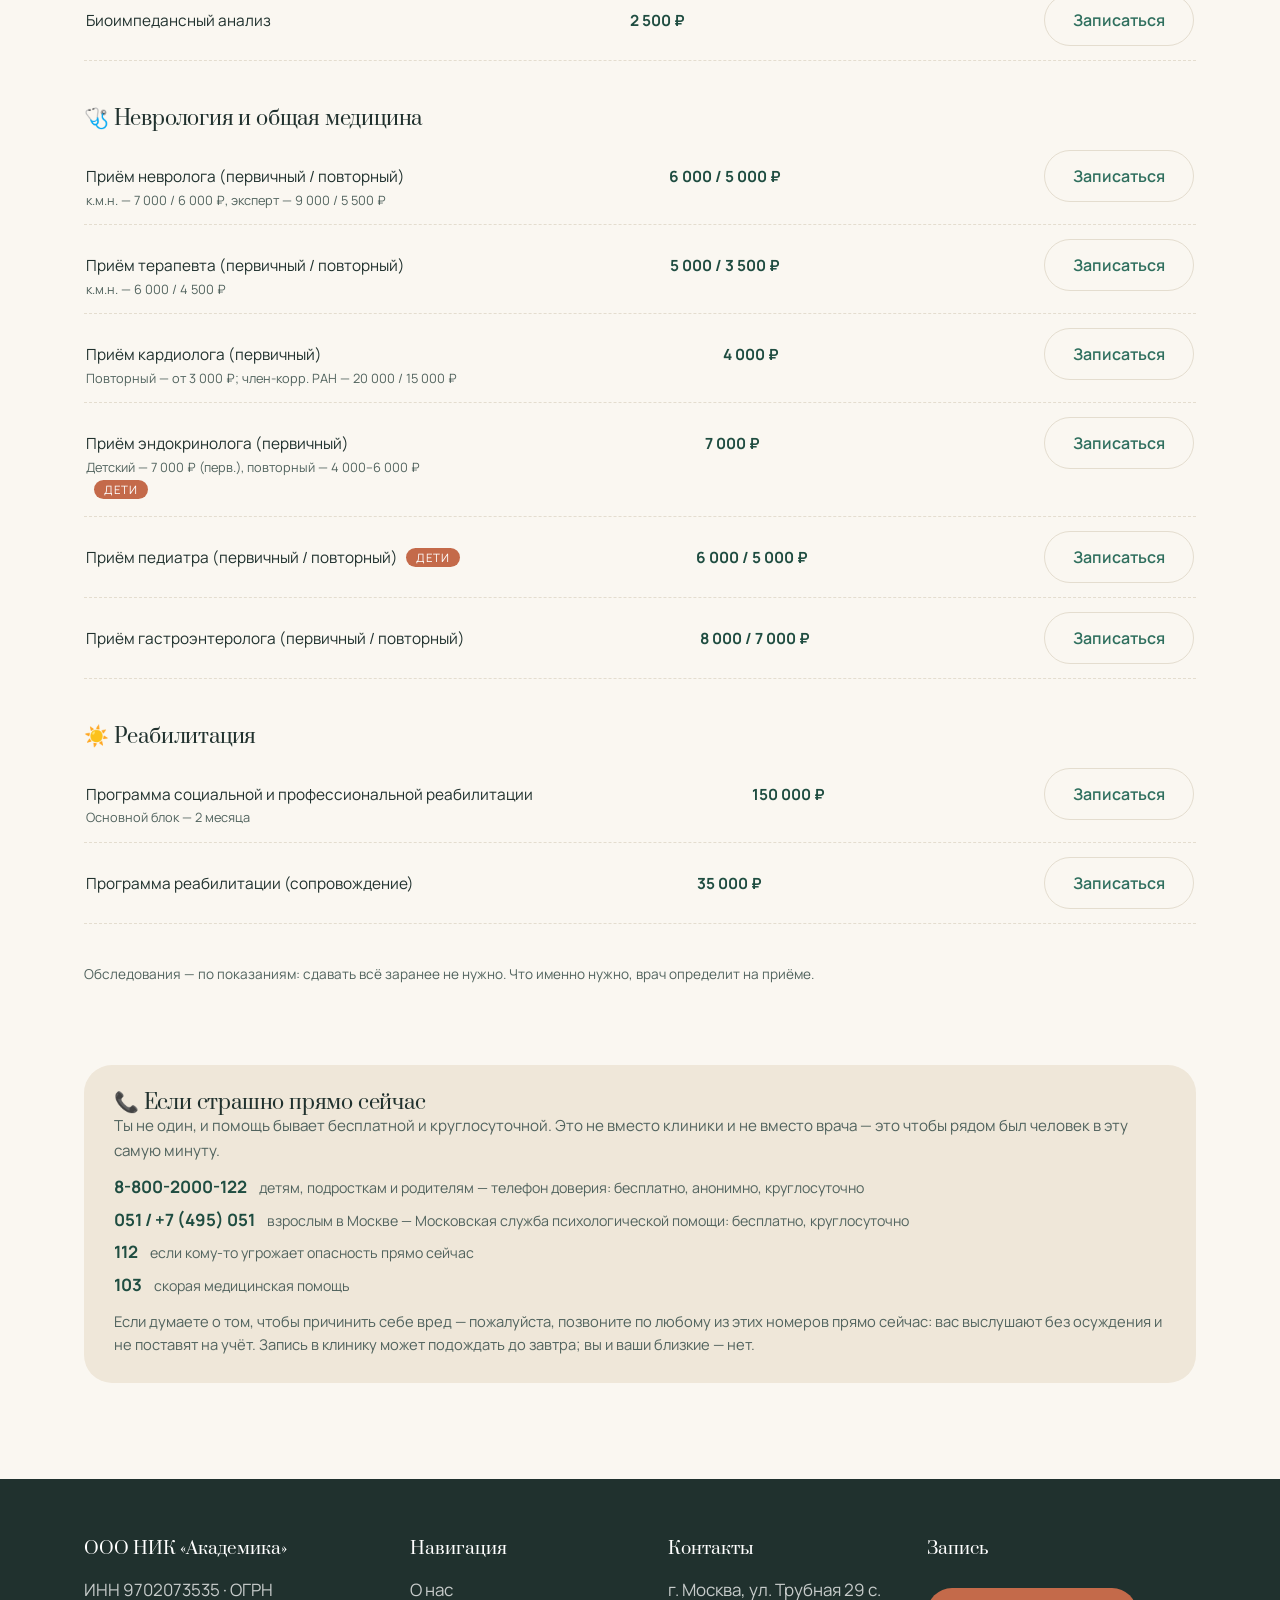
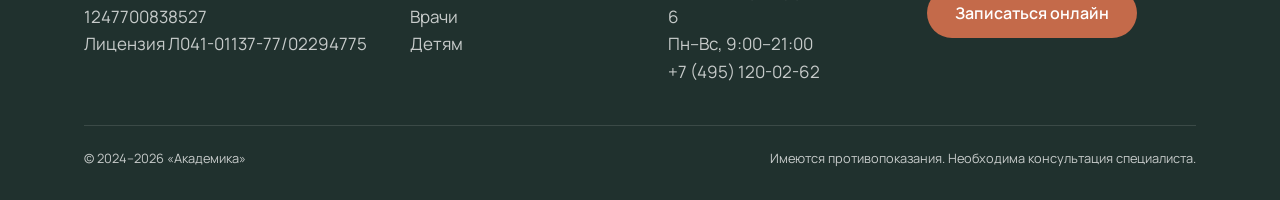
<file: docs/price.html>
<!doctype html>
<html lang="ru">
<head>
<meta charset="utf-8">
<meta name="viewport" content="width=device-width,initial-scale=1">
<meta name="claude:viewport-fit-sides" content="cover">
<title>Цены на услуги — психиатр, психотерапевт, психолог | Академика</title>
<meta name="description" content="Полный прайс-лист клиники «Академика»: приём психиатра от 10 000 ₽, детского психиатра от 13 000 ₽, психотерапевт, психолог, невролог, логопед. Скидки для участников СВО и их семей.">
<meta name="theme-color" content="#2f6f5e">
<link rel="canonical" href="https://academicals.ru/price.html">
<meta property="og:type" content="website">
<meta property="og:locale" content="ru_RU">
<meta property="og:site_name" content="Академика">
<meta property="og:title" content="Цены на услуги — психиатр, психотерапевт, психолог | Академика">
<meta property="og:description" content="Полный прайс-лист клиники «Академика»: приём психиатра от 10 000 ₽, детского психиатра от 13 000 ₽, психотерапевт, психолог, невролог, логопед. Скидки для участников СВО и их семей.">
<meta property="og:url" content="https://academicals.ru/price.html">
<meta property="og:image" content="https://academicals.ru/img/interior-cabinet.jpg">
<meta name="twitter:card" content="summary_large_image">
<link rel="icon" href="data:image/svg+xml,&lt;svg xmlns='http://www.w3.org/2000/svg' viewBox='0 0 64 64'&gt;&lt;rect width='64' height='64' rx='14' fill='%232f6f5e'/&gt;&lt;text x='32' y='44' font-size='34' text-anchor='middle' fill='%23fff' font-family='Georgia'&gt;А&lt;/text&gt;&lt;/svg&gt;">
<link rel="preconnect" href="https://fonts.googleapis.com">
<link rel="preconnect" href="https://fonts.gstatic.com" crossorigin>
<link href="https://fonts.googleapis.com/css2?family=Prata&family=Manrope:wght@400;500;600;700&display=swap" rel="stylesheet">
<link rel="stylesheet" href="css/style.css">
<script type="application/ld+json">
{
  "@context": "https://schema.org",
  "@type": "MedicalClinic",
  "name": "НИК «Академика» — клиника психиатрии, психосоматики и психотерапии им. А. Б. Смулевича",
  "url": "https://academicals.ru/",
  "telephone": "+7 (495) 120-02-62",
  "email": "info@academicals.ru",
  "address": {
    "@type": "PostalAddress",
    "streetAddress": "ул. Трубная, 29, стр. 6",
    "addressLocality": "Москва",
    "postalCode": "127051",
    "addressCountry": "RU"
  },
  "openingHoursSpecification": [{
    "@type": "OpeningHoursSpecification",
    "dayOfWeek": ["Monday","Tuesday","Wednesday","Thursday","Friday","Saturday","Sunday"],
    "opens": "09:00",
    "closes": "19:30"
  }],
  "medicalSpecialty": ["Psychiatric"],
  "priceRange": "от 3 000 ₽ до 150 000 ₽"
}
</script>
</head>
<body>

<header class="site">
  <div class="wrap nav">
    <a class="logo" href="index.html"><svg width="34" height="34" viewBox="0 0 64 64"><rect width="64" height="64" rx="14" fill="#2f6f5e"/><text x="32" y="44" font-size="34" text-anchor="middle" fill="#fff" font-family="Georgia">А</text></svg>академика</a>
    <nav class="nav-links"><a href="index.html">О клинике</a><a href="index.html#doctors">Врачи</a><a href="price.html">Цены</a><a href="kids.html">Детям</a><a href="index.html#faq">FAQ</a></nav>
    <span class="nav-phone">+7 (495) 120-02-62</span>
    <button class="btn btn-primary" data-book>Записаться</button>
    <button class="burger" aria-label="Меню"><svg width="26" height="26" viewBox="0 0 24 24" fill="none" stroke="#20312e" stroke-width="2"><path d="M3 6h18M3 12h18M3 18h18"/></svg></button>
  </div>
</header>
<main>

<section>
  <div class="wrap">
    <p class="eyebrow">Услуги и цены</p>
    <h1>Прайс-лист</h1>
    <div class="card" style="margin-top:28px;background:var(--terra-pale);border-color:transparent">
      <h3 style="color:var(--terra)">Программа помощи для участников СВО и их семей</h3>
      <p style="color:var(--ink-soft);margin-top:6px">Для участников: первая консультация психиатра или психолога — <b>бесплатно</b>, далее −20%, группа психологической помощи — бесплатно.<br>Для членов семьи: −50% на первую консультацию, −10% на последующие, бесплатная группа.</p>
    </div>

    <div class="price-group" id="g-psi">
      <h3>🧠 Психиатрия</h3>
      <div class="price-row"><div>Первичный приём врача-психиатра взрослого (50 мин.)<small>Повторный — 7 000 ₽</small><span class="price-tag">взрослые</span></div><span class="p">10 000 ₽</span><button class="btn btn-ghost" data-book>Записаться</button></div>
      <div class="price-row"><div>Первичный приём детского психиатра (80 мин.)<small>Повторный — 9 000 ₽ (к.м.н. — 14 000 ₽)</small><span class="price-tag">дети</span></div><span class="p">13 000 ₽</span><button class="btn btn-ghost" data-book>Записаться</button></div>
      <p style="margin:18px 0;color:var(--ink-soft);font-size:.92rem">В приём входит: 50–80 минут консультации, разбор состояния понятным языком, письменные рекомендации и возможность связаться с клиникой по телефону в течение курса лечения.</p>
      <details style="margin-top:6px"><summary>Приём у специалиста более высокой категории</summary>
        <div style="margin-top:10px">
        <div class="price-row"><div>Первичный приём (главный врач) (50 мин.)<small>Повторный — 9 000 ₽</small></div><span class="p">13 000 ₽</span><button class="btn btn-ghost" data-book>Записаться</button></div>
        <div class="price-row"><div>Первичный приём (кандидат медицинских наук) (50 мин.)<small>Повторный — 9 500 ₽</small></div><span class="p">14 000 ₽</span><button class="btn btn-ghost" data-book>Записаться</button></div>
        <div class="price-row"><div>Первичный приём (эксперт) (50 мин.)<small>Повторный — 8 000 ₽</small></div><span class="p">12 000 ₽</span><button class="btn btn-ghost" data-book>Записаться</button></div>
        <div class="price-row"><div>Детский психиатр (к.м.н.) (первичный, 80 мин.)<small>Повторный — 14 000 ₽</small><span class="price-tag">дети</span></div><span class="p">18 000 ₽</span><button class="btn btn-ghost" data-book>Записаться</button></div>
        <div class="price-row"><div>Выездная консультация врача-психиатра</div><span class="p">28 000 ₽</span><button class="btn btn-ghost" data-book>Записаться</button></div>
        <div class="price-row"><div>Клинико-экспертная комиссия (стандартная / расширенная)</div><span class="p">35 500 / 41 500 ₽</span><button class="btn btn-ghost" data-book>Записаться</button></div>
        </div>
      </details>
    </div>

    <div class="price-group">
      <h3>🌿 Психотерапия и психология</h3>
      <div class="price-row"><div>Консультация психолога (50 мин.)</div><span class="p">7 000 ₽</span><button class="btn btn-ghost" data-book>Записаться</button></div>
      <div class="price-row"><div>Консультация психолога-психоаналитика<small>Взрослые — 9 000 ₽, дети — 11 000 ₽, детско-родительская (110 мин.) — 11 000 ₽</small><span class="price-tag">дети</span></div><span class="p">от 9 000 ₽</span><button class="btn btn-ghost" data-book>Записаться</button></div>
      <div class="price-row"><div>Консультация клинического психолога<small>Детская — 11 000 ₽</small><span class="price-tag">дети</span></div><span class="p">8 000 ₽</span><button class="btn btn-ghost" data-book>Записаться</button></div>
      <div class="price-row"><div>Консультация психотерапевта/психолога (к.м.н.) (50 мин.)</div><span class="p">14 000 ₽</span><button class="btn btn-ghost" data-book>Записаться</button></div>
      <div class="price-row"><div>Супружеское консультирование (к.м.н.) (80 мин.)</div><span class="p">20 000 ₽</span><button class="btn btn-ghost" data-book>Записаться</button></div>
      <div class="price-row"><div>Консультация психотерапевта (эксперт) (50 / 80 / 110 мин.)</div><span class="p">12 000–24 000 ₽</span><button class="btn btn-ghost" data-book>Записаться</button></div>
      <div class="price-row"><div>Курс психотерапевта (к.м.н.), 4 / 8 сеансов<small>≈ 13 250 / 12 250 ₽ за сеанс</small></div><span class="p">53 000 / 98 000 ₽</span><button class="btn btn-ghost" data-book>Записаться</button></div>
      <div class="price-row"><div>Курс психоаналитической психотерапии, 4 / 8 сеансов<small>≈ 8 550 / 7 875 ₽ за сеанс; детский — 10 450 ₽</small></div><span class="p">34 200 / 63 000 ₽</span><button class="btn btn-ghost" data-book>Записаться</button></div>
      <div class="price-row"><div>Курс клинического психолога, 4 / 8 сеансов<small>≈ 7 600 ₽ за сеанс</small></div><span class="p">30 400 / 56 000 ₽</span><button class="btn btn-ghost" data-book>Записаться</button></div>
      <div class="price-row"><div>Курс детского клинического психолога, 4 / 8 сеансов<small>≈ 10 450 ₽ за сеанс</small><span class="price-tag">дети</span></div><span class="p">41 800 / 77 000 ₽</span><button class="btn btn-ghost" data-book>Записаться</button></div>
      <div class="price-row"><div>Абонемент на групповую терапию — 4 / 8 / 12 сеансов</div><span class="p">17 100 / 31 500 / 47 250 ₽</span><button class="btn btn-ghost" data-book>Записаться</button></div>
      <div class="price-row"><div>Балинтовская психотерапевтическая группа — 4 / 8 / 12 встреч</div><span class="p">17 100 / 31 500 / 47 250 ₽</span><button class="btn btn-ghost" data-book>Записаться</button></div>
      <div class="price-row"><div>EMDR-терапия (90 мин.)</div><span class="p">10 000 ₽</span><button class="btn btn-ghost" data-book>Записаться</button></div>
    </div>

    <div class="price-group">
      <h3>🎨 Занятия, развитие, речь</h3>
      <div class="price-row"><div>Арт-терапия / библиотерапия (50 мин.)<small>Курсы 4 / 8 сессий — 24 700 / 45 500 ₽</small><span class="price-tag">дети</span></div><span class="p">6 500 ₽</span><button class="btn btn-ghost" data-book>Записаться</button></div>
      <div class="price-row"><div>Нейрокогнитивный тренинг (50 мин.)<small>Курс 4 / 8 занятий — 22 800 / 42 000 ₽</small><span class="price-tag">дети</span></div><span class="p">6 000 ₽</span><button class="btn btn-ghost" data-book>Записаться</button></div>
      <div class="price-row"><div>Курс нейрокоррекции трудностей в обучении, 4 / 8 занятий<span class="price-tag">дети</span></div><span class="p">26 600 / 49 000 ₽</span><button class="btn btn-ghost" data-book>Записаться</button></div>
      <div class="price-row"><div>Курс занятий с логопедом, 4 / 8 занятий<span class="price-tag">дети</span></div><span class="p">22 800 / 42 000 ₽</span><button class="btn btn-ghost" data-book>Записаться</button></div>
      <div class="price-row"><div>Курс логопедического массажа, 4 / 8 сеансов<span class="price-tag">дети</span></div><span class="p">15 200 / 28 000 ₽</span><button class="btn btn-ghost" data-book>Записаться</button></div>
    </div>

    <div class="price-group">
      <h3>🔬 Диагностика</h3>
      <div class="price-row"><div>Патопсихологическое обследование</div><span class="p">15 000 ₽</span><button class="btn btn-ghost" data-book>Записаться</button></div>
      <div class="price-row"><div>Нейропсихологическое обследование (первичное / повторное)</div><span class="p">18 000 / 12 000 ₽</span><button class="btn btn-ghost" data-book>Записаться</button></div>
      <div class="price-row"><div>Тест Векслера (90 мин.)<small>Детский — 12 000 ₽</small><span class="price-tag">дети</span></div><span class="p">10 000 ₽</span><button class="btn btn-ghost" data-book>Записаться</button></div>
      <div class="price-row"><div>Электрокардиография</div><span class="p">2 000 ₽</span><button class="btn btn-ghost" data-book>Записаться</button></div>
      <div class="price-row"><div>Электроэнцефалография</div><span class="p">5 500 ₽</span><button class="btn btn-ghost" data-book>Записаться</button></div>
      <div class="price-row"><div>Биоимпедансный анализ</div><span class="p">2 500 ₽</span><button class="btn btn-ghost" data-book>Записаться</button></div>
    </div>

    <div class="price-group">
      <h3>🩺 Неврология и общая медицина</h3>
      <div class="price-row"><div>Приём невролога (первичный / повторный)<small>к.м.н. — 7 000 / 6 000 ₽, эксперт — 9 000 / 5 500 ₽</small></div><span class="p">6 000 / 5 000 ₽</span><button class="btn btn-ghost" data-book>Записаться</button></div>
      <div class="price-row"><div>Приём терапевта (первичный / повторный)<small>к.м.н. — 6 000 / 4 500 ₽</small></div><span class="p">5 000 / 3 500 ₽</span><button class="btn btn-ghost" data-book>Записаться</button></div>
      <div class="price-row"><div>Приём кардиолога (первичный)<small>Повторный — от 3 000 ₽; член-корр. РАН — 20 000 / 15 000 ₽</small></div><span class="p">4 000 ₽</span><button class="btn btn-ghost" data-book>Записаться</button></div>
      <div class="price-row"><div>Приём эндокринолога (первичный)<small>Детский — 7 000 ₽ (перв.), повторный — 4 000–6 000 ₽</small><span class="price-tag">дети</span></div><span class="p">7 000 ₽</span><button class="btn btn-ghost" data-book>Записаться</button></div>
      <div class="price-row"><div>Приём педиатра (первичный / повторный)<span class="price-tag">дети</span></div><span class="p">6 000 / 5 000 ₽</span><button class="btn btn-ghost" data-book>Записаться</button></div>
      <div class="price-row"><div>Приём гастроэнтеролога (первичный / повторный)</div><span class="p">8 000 / 7 000 ₽</span><button class="btn btn-ghost" data-book>Записаться</button></div>
    </div>

    <div class="price-group">
      <h3>☀️ Реабилитация</h3>
      <div class="price-row"><div>Программа социальной и профессиональной реабилитации<small>Основной блок — 2 месяца</small></div><span class="p">150 000 ₽</span><button class="btn btn-ghost" data-book>Записаться</button></div>
      <div class="price-row"><div>Программа реабилитации (сопровождение)</div><span class="p">35 000 ₽</span><button class="btn btn-ghost" data-book>Записаться</button></div>
    </div>

    <p style="margin-top:40px;color:var(--ink-soft);font-size:.85rem">Обследования — по показаниям: сдавать всё заранее не нужно. Что именно нужно, врач определит на приёме.</p>
  </div>
</section>

<!-- кризисная помощь -->
<section style="padding-top:0">
  <div class="wrap">
    <div class="crisis">
      <h3>📞 Если страшно прямо сейчас</h3>
      <p>Ты не один, и помощь бывает бесплатной и круглосуточной. Это не вместо клиники и не вместо врача — это чтобы рядом был человек в эту самую минуту.</p>
      <ul>
        <li><span class="num"><a href="tel:88002000122">8-800-2000-122</a></span><small>детям, подросткам и родителям — телефон доверия: бесплатно, анонимно, круглосуточно</small></li>
        <li><span class="num"><a href="tel:+7495051">051 / +7 (495) 051</a></span><small>взрослым в Москве — Московская служба психологической помощи: бесплатно, круглосуточно</small></li>
        <li><span class="num"><a href="tel:112">112</a></span><small>если кому-то угрожает опасность прямо сейчас</small></li>
        <li><span class="num"><a href="tel:103">103</a></span><small>скорая медицинская помощь</small></li>
      </ul>
      <p class="care">Если думаете о том, чтобы причинить себе вред — пожалуйста, позвоните по любому из этих номеров прямо сейчас: вас выслушают без осуждения и не поставят на учёт. Запись в клинику может подождать до завтра; вы и ваши близкие — нет.</p>
    </div>
  </div>
</section>

</main>
<footer class="site">
  <div class="wrap">
    <div class="foot-grid">
      <div><h4>ООО НИК «Академика»</h4><p>ИНН 9702073535 · ОГРН 1247700838527<br>Лицензия Л041-01137-77/02294775</p></div>
      <div><h4>Навигация</h4><p><a href="index.html">О нас</a><br><a href="index.html#doctors">Врачи</a><br><a href="kids.html">Детям</a></p></div>
      <div><h4>Контакты</h4><p>г. Москва, ул. Трубная 29 с. 6<br>Пн–Вс, 9:00–21:00<br><a href="tel:+74951200262">+7 (495) 120-02-62</a></p></div>
      <div><h4>Запись</h4><button class="btn btn-terra" data-book style="margin-top:12px">Записаться онлайн</button></div>
    </div>
    <div class="bottom"><span>© 2024–2026 «Академика»</span><span>Имеются противопоказания. Необходима консультация специалиста.</span></div>
  </div>
</footer>

<dialog id="book-modal">
  <div class="modal-head"><h3>Онлайн-запись</h3><button class="modal-close" id="book-close" aria-label="Закрыть">✕</button></div>
  <div class="stepper" aria-hidden="true"><div class="on"></div><div></div><div></div><div></div></div>
  <form class="book" id="book-form">
    <div class="form-msg" id="book-msg"></div>
    <div data-step="0" class="vis">
      <div class="fld"><label>Кому нужна помощь?</label><div id="f-who" style="display:grid;gap:10px"></div></div>
    </div>
    <div data-step="1">
      <div class="fld"><label>Выберите услугу</label><div id="svc-list" style="display:grid;gap:10px;max-height:320px;overflow:auto"></div></div>
    </div>
    <div data-step="2">
      <div class="fld"><label>Дата приёма</label><input type="date" id="f-date" required><div class="hint">Приёмы: Пн–Вс 9:00–19:30. Если в этот день всё занято — предложим ближайший.</div></div>
      <div class="fld"><label>Свободное время</label><div class="slots" id="slot-list"></div></div>
    </div>
    <div data-step="3">
            <div class="fld"><label>Врач (если знаете, к кому)</label>
        <select id="f-doctor">
          <option value="">Не знаю — подберите</option>
          <option>Пискарев Михаил Валерьевич — психиатр</option>
          <option>Лобанова Вероника Маратовна — клинический психолог</option>
          <option>Холобесова Анастасия Вячеславовна — психоаналитик</option>
          <option>Зинькевич Анна Сергеевна — психиатр</option>
          <option>Ашмейба Нино Анатольевна — психиатр-геронтолог</option>
          <option>Барков Станислав Сергеевич — клинический психолог</option>
        </select></div>
<div class="fld"><label>Ваше имя <span style="color:var(--terra)">*</span></label><input id="f-name" required placeholder="Как к вам обращаться"></div>
      <div class="row2">
        <div class="fld"><label>Телефон <span style="color:var(--terra)">*</span></label><input id="f-phone" required type="tel"></div>
        <div class="fld"><label>E-mail (для подтверждения)</label><input id="f-email" type="email"></div>
      </div>
      <div class="fld"><label>Комментарий врачу</label><textarea id="f-comment" rows="3"></textarea></div>
      <div class="fld consent"><input type="checkbox" id="f-consent" required><label for="f-consent" style="font-weight:500">Согласен(а) на обработку персональных данных в целях записи. Данные защищены врачебной тайной и используются только для организации приёма.</label></div>
      <button class="btn btn-primary" type="submit" style="justify-content:center">Записаться</button>
    </div>
  </form>
  <div class="modal-foot"><button class="btn btn-ghost" type="button" data-back>← Назад</button><span style="color:var(--ink-soft);font-size:.82rem;align-self:center">Шаг <span id="step-now">1</span> из 4</span></div>
</dialog>

<div class="mob-cta"><button class="btn btn-primary" data-book>Записаться</button><a class="btn btn-terra" href="tel:+74951200262">Позвонить</a></div><script src="js/app.js"></script>
</body>
</html>
</file>
<file: docs/css/style.css>
/* «Академика» — дизайн-система */
:root{
  --ink:#20312e; --ink-soft:#51635e; --paper:#faf7f1; --card:#ffffff;
  --green:#2f6f5e; --green-dark:#1f4d41; --green-pale:#e3efe9;
  --terra:#c46a4a; --terra-pale:#f6e4db;
  --sand:#efe7d9; --line:#e4ddcf;
  --sun:#e79b4f; --sky:#7fb3c4; --sky-pale:#e0eef3;
  --radius:18px; --radius-lg:28px;
  --font-display:'Prata',serif; --font-body:'Manrope',sans-serif;
}
*{box-sizing:border-box;margin:0;padding:0}
html{scroll-behavior:smooth;scroll-padding-top:84px}
body{font-family:var(--font-body);color:var(--ink);background:var(--paper);
  font-size:17px;line-height:1.6;-webkit-font-smoothing:antialiased}
img{max-width:100%}
a{color:var(--green);text-decoration:none}
h1,h2,h3,.display{font-family:var(--font-display);font-weight:400;line-height:1.15;letter-spacing:-.01em}
h1{font-size:clamp(2rem,4.6vw,3.4rem)}
h2{font-size:clamp(1.6rem,3.2vw,2.4rem)}
h3{font-size:1.25rem}
.wrap{max-width:1160px;margin:0 auto;padding:0 24px}
section{padding:72px 0}
.eyebrow{font-size:.78rem;font-weight:700;letter-spacing:.14em;text-transform:uppercase;
  color:var(--green);margin-bottom:14px}
.eyebrow::before{content:"";display:inline-block;width:26px;height:2px;background:var(--terra);
  vertical-align:middle;margin-right:10px;transform:translateY(-1px)}
.lede{color:var(--ink-soft);max-width:56ch;margin-top:14px}
.btn{display:inline-flex;align-items:center;gap:10px;padding:14px 28px;border-radius:999px;
  border:0;cursor:pointer;font:600 1rem var(--font-body);transition:.2s;white-space:nowrap}
.btn-primary{background:var(--green);color:#fff}
.btn-primary:hover{background:var(--green-dark);transform:translateY(-1px)}
.btn-ghost{background:transparent;color:var(--green);border:1.5px solid var(--line)}
.btn-ghost:hover{border-color:var(--green)}
.btn-terra{background:var(--terra);color:#fff}
.btn-terra:hover{filter:brightness(.93)}
.btn-light{background:#fff;color:var(--green-dark)}

/* шапка */
header.site{position:sticky;top:0;z-index:50;background:rgba(250,247,241,.88);
  backdrop-filter:blur(10px);border-bottom:1px solid var(--line)}
.nav{display:flex;align-items:center;gap:28px;height:72px}
.logo{display:flex;align-items:center;gap:10px;font-family:var(--font-display);
  font-size:1.25rem;color:var(--ink)}
.logo svg{flex:none}
.nav-links{display:flex;gap:24px;margin-left:auto}
.nav-links a{color:var(--ink-soft);font-weight:600;font-size:.95rem}
.nav-links a:hover{color:var(--green)}
.nav-phone{font-weight:700;color:var(--ink)}
.burger{display:none;margin-left:auto;background:none;border:0;cursor:pointer}
@media(max-width:900px){
  .nav-phone{display:none}
  .nav-links{position:absolute;top:72px;left:0;right:0;background:var(--paper);
    flex-direction:column;padding:20px 24px;gap:16px;border-bottom:1px solid var(--line);
    display:none}
  .nav-links.open{display:flex}
  .burger{display:block}
}

/* hero */
.hero{position:relative;overflow:hidden;background:linear-gradient(160deg,#20463c,#2f6f5e 55%,#3f7f6c);
  color:#fff;padding:96px 0 120px}
.hero::after{content:"";position:absolute;inset:0;
  background:radial-gradient(700px 340px at 85% 10%,rgba(231,155,79,.25),transparent 60%),
             radial-gradient(500px 300px at 8% 90%,rgba(127,179,196,.18),transparent 60%)}
.hero .wrap{position:relative;z-index:1}
.hero h1{max-width:22ch}
.hero .tag{display:inline-block;background:rgba(255,255,255,.14);border:1px solid rgba(255,255,255,.25);
  padding:8px 18px;border-radius:999px;font-size:.85rem;letter-spacing:.06em;text-transform:uppercase;margin-bottom:26px}
.hero .lede{color:rgba(255,255,255,.85)}
.hero-actions{display:flex;gap:14px;margin-top:34px;flex-wrap:wrap}
.hero-facts{display:flex;gap:34px;margin-top:52px;flex-wrap:wrap;position:relative;z-index:1}
.hero-facts b{display:block;font-family:var(--font-display);font-size:1.9rem;font-weight:400}
.hero-facts span{font-size:.9rem;color:rgba(255,255,255,.75)}
.blob{position:absolute;border-radius:50%;filter:blur(2px);opacity:.35;z-index:0}

/* карточки */
.cards{display:grid;grid-template-columns:repeat(auto-fit,minmax(260px,1fr));gap:20px;margin-top:40px}
.card{background:var(--card);border:1px solid var(--line);border-radius:var(--radius-lg);
  padding:30px;transition:.25s;position:relative;overflow:hidden}
.card:hover{transform:translateY(-4px);box-shadow:0 14px 34px rgba(32,49,46,.08)}
.card .ico{width:52px;height:52px;border-radius:16px;background:var(--green-pale);
  display:grid;place-items:center;margin-bottom:18px}
.card p{color:var(--ink-soft);font-size:.95rem;margin-top:8px}
.card .price-hint{margin-top:14px;font-weight:700;color:var(--terra);font-size:.9rem}
.grid-3{grid-template-columns:repeat(3,1fr)}
.grid-2{grid-template-columns:repeat(2,1fr)}
@media(max-width:900px){.grid-3,.grid-2{grid-template-columns:1fr}}

/* модель лечения */
.model{background:var(--ink);color:#fff}
.model .eyebrow{color:var(--sun)}
.model .eyebrow::before{background:var(--sun)}
.model .card{background:rgba(255,255,255,.06);border-color:rgba(255,255,255,.12);color:#fff}
.model .card h3{color:var(--sun);font-size:1.05rem}
.model .card p{color:rgba(255,255,255,.75)}
.model .num{font-family:var(--font-display);font-size:1rem;color:rgba(255,255,255,.4)}

/* специалисты */
.doc{display:flex;gap:18px;align-items:flex-start}
.doc .ava{width:64px;height:64px;flex:none;border-radius:50%;display:grid;place-items:center;
  font:400 1.3rem var(--font-display);color:#fff}
.doc .role{font-size:.8rem;font-weight:700;letter-spacing:.08em;text-transform:uppercase;color:var(--terra)}
.doc .creds{color:var(--ink-soft);font-size:.92rem}
.doc .meta{margin-top:10px;font-size:.88rem;color:var(--ink-soft);display:flex;gap:14px;flex-wrap:wrap}
.doc .meta b{color:var(--green)}

/* цитаты */
.quote{font-style:italic}
.quote .who{font-style:normal;font-weight:700;margin-top:14px;font-size:.9rem;color:var(--ink-soft)}
.stars{color:var(--sun);letter-spacing:2px;margin-bottom:10px}

/* таблица цен */
.price-group{margin-top:46px}
.price-group h3{display:flex;align-items:center;gap:12px;margin-bottom:6px}
.price-row{display:flex;justify-content:space-between;gap:18px;padding:14px 2px;
  border-bottom:1px dashed var(--line);font-size:.96rem;align-items:baseline}
.price-row .p{font-weight:700;color:var(--green-dark);white-space:nowrap}
.price-row small{display:block;color:var(--ink-soft)}
.price-tag{background:var(--terra);color:#fff;border-radius:999px;padding:2px 10px;font-size:.72rem;
  text-transform:uppercase;letter-spacing:.06em;vertical-align:middle;margin-left:8px}

/* детская зона */
.kids{background:linear-gradient(180deg,#fdf3e7,#faf7f1)}
.kids .cards .card{border-radius:34px}
.kids .ico{background:var(--terra-pale)}
.kid-cards .card:nth-child(2) .ico{background:var(--sky-pale)}
.kid-cards .card:nth-child(3) .ico{background:var(--sand)}
.chip{display:inline-block;background:#fff;border:1px solid var(--line);border-radius:999px;
  padding:6px 14px;font-size:.85rem;font-weight:600;color:var(--ink-soft);margin:4px 4px 0 0}

/* дыхание */
.breath-box{background:#1f4d41;border-radius:var(--radius-lg);color:#fff;padding:40px;
  display:flex;flex-direction:column;align-items:center;gap:18px;margin-top:40px}
.breath-circle{width:150px;height:150px;border-radius:50%;background:radial-gradient(circle at 35% 30%,#3f7f6c,#20463c);
  display:grid;place-items:center;transition:transform 4s ease-in-out;transform:scale(.72)}
.breath-circle.big{transform:scale(1.18)}
.breath-circle span{font-family:var(--font-display);font-size:1rem}
.breath-steps{color:rgba(255,255,255,.75);font-size:.92rem;min-height:1.4em;text-align:center}

/* настроение (дети) */
.moods{display:flex;gap:14px;flex-wrap:wrap;justify-content:center;margin-top:24px}
.mood{width:76px;height:76px;border-radius:24px;background:#fff;border:2px solid var(--line);
  cursor:pointer;font-size:2rem;display:grid;place-items:center;transition:.2s;padding:0}
.mood:hover{transform:translateY(-3px) rotate(-2deg);border-color:var(--sun)}
.mood.sel{border-color:var(--terra);background:var(--terra-pale)}
.mood-note{margin-top:18px;background:#fff;border-radius:var(--radius);padding:20px 24px;
  border:1px solid var(--line);max-width:640px;margin-inline:auto;display:none}
.mood-note.show{display:block}

/* FAQ */
details{background:#fff;border:1px solid var(--line);border-radius:var(--radius);
  padding:20px 24px;margin-top:12px}
details summary{cursor:pointer;font-weight:700;font-family:var(--font-display);font-size:1.05rem;list-style:none;
  display:flex;justify-content:space-between;align-items:center;gap:16px}
details summary::after{content:"+";font-size:1.4rem;color:var(--terra);font-weight:400;transition:.2s}
details[open] summary::after{rotate:45deg}
details p{margin-top:12px;color:var(--ink-soft);font-size:.95rem}

/* форма записи */
dialog{border:0;border-radius:var(--radius-lg);max-width:560px;width:calc(100% - 32px);padding:0;
  background:var(--paper)}
dialog::backdrop{background:rgba(32,49,46,.55);backdrop-filter:blur(3px)}
.modal-head{background:#20463c;color:#fff;padding:26px 30px;border-radius:var(--radius-lg) var(--radius-lg) 0 0;
  display:flex;justify-content:space-between;align-items:center}
.modal-head h3{color:#fff;font-size:1.3rem}
.modal-close{background:rgba(255,255,255,.14);border:0;color:#fff;width:36px;height:36px;border-radius:50%;
  cursor:pointer;font-size:1.2rem;line-height:1}
form.book{padding:26px 30px;display:grid;gap:16px}
.fld label{display:block;font-weight:700;font-size:.85rem;margin-bottom:6px}
.fld input,.fld select,.fld textarea{width:100%;padding:12px 14px;border:1.5px solid var(--line);
  border-radius:12px;font:500 .95rem var(--font-body);background:#fff;color:var(--ink)}
.fld input:focus,.fld select:focus,.fld textarea:focus{outline:none;border-color:var(--green)}
.fld .hint{font-size:.78rem;color:var(--ink-soft);margin-top:4px}
.row2{display:grid;grid-template-columns:1fr 1fr;gap:14px}
@media(max-width:520px){.row2{grid-template-columns:1fr}}
.slots{display:flex;gap:8px;flex-wrap:wrap}
.slots button{padding:8px 14px;border-radius:999px;border:1.5px solid var(--line);background:#fff;
  cursor:pointer;font:600 .85rem var(--font-body);color:var(--ink)}
.slots button.sel{background:var(--green);color:#fff;border-color:var(--green)}
.slots button:disabled{opacity:.35;cursor:not-allowed;text-decoration:line-through}
.consent{display:flex;gap:10px;align-items:flex-start;font-size:.82rem;color:var(--ink-soft)}
.consent input{margin-top:3px}
.form-msg{display:none;padding:12px 16px;border-radius:12px;font-size:.9rem}
.form-msg.err{display:block;background:var(--terra-pale);color:#8a3c22}
.form-msg.ok{display:block;background:var(--green-pale);color:var(--green-dark)}
.stepper{display:flex;gap:8px;padding:0 30px;margin-top:22px}
.stepper div{flex:1;height:4px;border-radius:4px;background:var(--line)}
.stepper div.on{background:var(--green)}
[data-step]{display:none}
[data-step].vis{display:grid;gap:16px}
.modal-foot{display:flex;justify-content:space-between;padding:0 30px 26px;gap:12px}

/* футер */
footer.site{background:#20312e;color:rgba(255,255,255,.75);padding:56px 0 32px;margin-top:24px}
footer.site h4{color:#fff;font-family:var(--font-display);font-weight:400;margin-bottom:14px}
.foot-grid{display:grid;grid-template-columns:1.3fr 1fr 1fr 1.2fr;gap:34px}
@media(max-width:900px){.foot-grid{grid-template-columns:1fr 1fr}}
@media(max-width:560px){.foot-grid{grid-template-columns:1fr}}
footer.site a{color:rgba(255,255,255,.75)}
footer.site a:hover{color:#fff}
footer .bottom{border-top:1px solid rgba(255,255,255,.12);margin-top:40px;padding-top:22px;
  font-size:.8rem;display:flex;justify-content:space-between;gap:12px;flex-wrap:wrap}

/* доктора */
.doc .ava{width:64px;height:64px;flex:none;border-radius:50%;overflow:hidden;background:var(--green-pale);
  display:grid;place-items:center;font:400 1.3rem var(--font-display);color:#fff}
.doc .ava img{width:100%;height:100%;object-fit:cover;display:block}

/* основатель */
.founder{display:grid;grid-template-columns:0.9fr 1.1fr;gap:48px;align-items:center}
.founder .ph{border-radius:var(--radius-lg);overflow:hidden;background:#fff}
.founder blockquote{font-family:var(--font-display);font-size:1.25rem;line-height:1.45;
  border-left:3px solid var(--terra);padding-left:22px;margin-top:22px;color:var(--green-dark)}
@media(max-width:800px){.founder{grid-template-columns:1fr;gap:26px}}

/* фотолента клиники */
.photo-strip{display:grid;grid-template-columns:repeat(3,1fr);gap:16px;margin-top:36px}
@media(max-width:700px){.photo-strip{grid-template-columns:1fr}}
.photo-strip figure{margin:0;border-radius:var(--radius);overflow:hidden;position:relative;background:var(--sand)}
.photo-strip img{width:100%;height:240px;object-fit:cover;display:block;transition:.35s}
.photo-strip figure:hover img{transform:scale(1.04)}
.photo-strip figcaption{position:absolute;left:0;right:0;bottom:0;padding:10px 14px;font-size:.82rem;
  color:#fff;background:linear-gradient(transparent,rgba(32,49,46,.72))}

/* шаг для детей — прыгучесть */
@keyframes floaty{0%,100%{transform:translateY(0)}50%{transform:translateY(-10px)}}
.floaty{animation:floaty 5s ease-in-out infinite}
.floaty.d1{animation-delay:-1.6s}
.floaty.d2{animation-delay:-3.2s}

/* экспресс-подбор специалиста */
.quiz{background:linear-gradient(160deg,#e3efe9,#f2ede3 70%)}
.quiz .card{background:rgba(255,255,255,.75);backdrop-filter:blur(4px)}
.q-opts{display:flex;flex-wrap:wrap;gap:10px;margin-top:14px}
.q-opts button{padding:12px 18px;border-radius:999px;border:1.5px solid var(--line);background:#fff;
  cursor:pointer;font:600 .92rem var(--font-body);color:var(--ink);transition:.15s}
.q-opts button:hover{border-color:var(--green);transform:translateY(-2px)}
.q-opts button.on{background:var(--green);border-color:var(--green);color:#fff}
.q-step{font-size:.78rem;font-weight:700;letter-spacing:.12em;text-transform:uppercase;color:var(--terra);margin-top:26px}
.q-result{display:none;margin-top:28px;text-align:left}
.q-result.show{display:block}
.q-result .card{border-left:4px solid var(--terra)}
.q-result .badge{display:inline-block;background:var(--green-pale);color:var(--green-dark);border-radius:999px;
  padding:4px 12px;font-size:.78rem;font-weight:700;margin-bottom:10px}

/* дневник настроения */
.mood-week{background:#fff;border:1px solid var(--line);border-radius:var(--radius-lg);padding:28px;
  max-width:720px;margin:28px auto 0}
.mw-days{display:flex;gap:10px;justify-content:center;flex-wrap:wrap}
.mw-day{width:72px;border:1.5px solid var(--line);border-radius:16px;background:var(--paper);cursor:pointer;
  padding:10px 4px 12px;font:700 .72rem var(--font-body);color:var(--ink-soft);text-align:center;transition:.15s}
.mw-day:hover{border-color:var(--sun);transform:translateY(-2px)}
.mw-day .face{font-size:1.8rem;line-height:1.4}
.mw-note{margin-top:18px;font-size:.95rem;color:var(--ink-soft);text-align:center;min-height:2.6em}
.mw-reset{background:none;border:none;font:600 .82rem var(--font-body);color:var(--terra);cursor:pointer;
  text-decoration:underline;margin:12px auto 0;display:block}

/* подросткам: честный блок */
.teen{background:#2f6f5e;color:#fff}
.teen .eyebrow{color:var(--sun)}.teen .eyebrow::before{background:var(--sun)}
.teen .card{background:rgba(255,255,255,.07);border-color:rgba(255,255,255,.15);color:#fff}
.teen .card h3{color:var(--sun)}
.teen .card p{color:rgba(255,255,255,.8)}

/* липкая мобильная кнопка записи */
.mob-cta{display:none}
@media(max-width:720px){
  body{padding-bottom:96px}
  .site-head-cta{display:none}
  .mob-cta{display:flex;gap:10px;position:fixed;bottom:max(14px,env(safe-area-inset-bottom,0px));
    left:16px;right:16px;z-index:60}
  .mob-cta .btn{flex:1;justify-content:center;box-shadow:0 10px 30px rgba(32,49,46,.25)}
}

/* появление при скролле */
.reveal{opacity:0;transform:translateY(18px);transition:opacity .6s ease,transform .6s ease}
.reveal.in{opacity:1;transform:none}

/* кризисный блок */
.crisis{background:var(--sand);border-radius:var(--radius-lg);padding:26px 30px;margin-top:8px}
.crisis h3{display:flex;align-items:center;gap:10px}
.crisis p{color:var(--ink-soft);font-size:.95rem}
.crisis ul{list-style:none;margin:12px 0 0;display:grid;gap:8px}
.crisis li{display:flex;gap:12px;align-items:baseline;flex-wrap:wrap}
.crisis .num{font:700 1.06rem var(--font-body);color:var(--green-dark);white-space:nowrap}
.crisis .num a{color:var(--green-dark)}
.crisis small{color:var(--ink-soft)}
.crisis .care{margin-top:12px;font-size:.92rem;color:var(--ink-soft)}

@media(prefers-reduced-motion:reduce){
  .floaty{animation:none}
  html{scroll-behavior:auto}
  .breath-circle{transition:none}
  .reveal{opacity:1;transform:none;transition:none}
}
</file>
